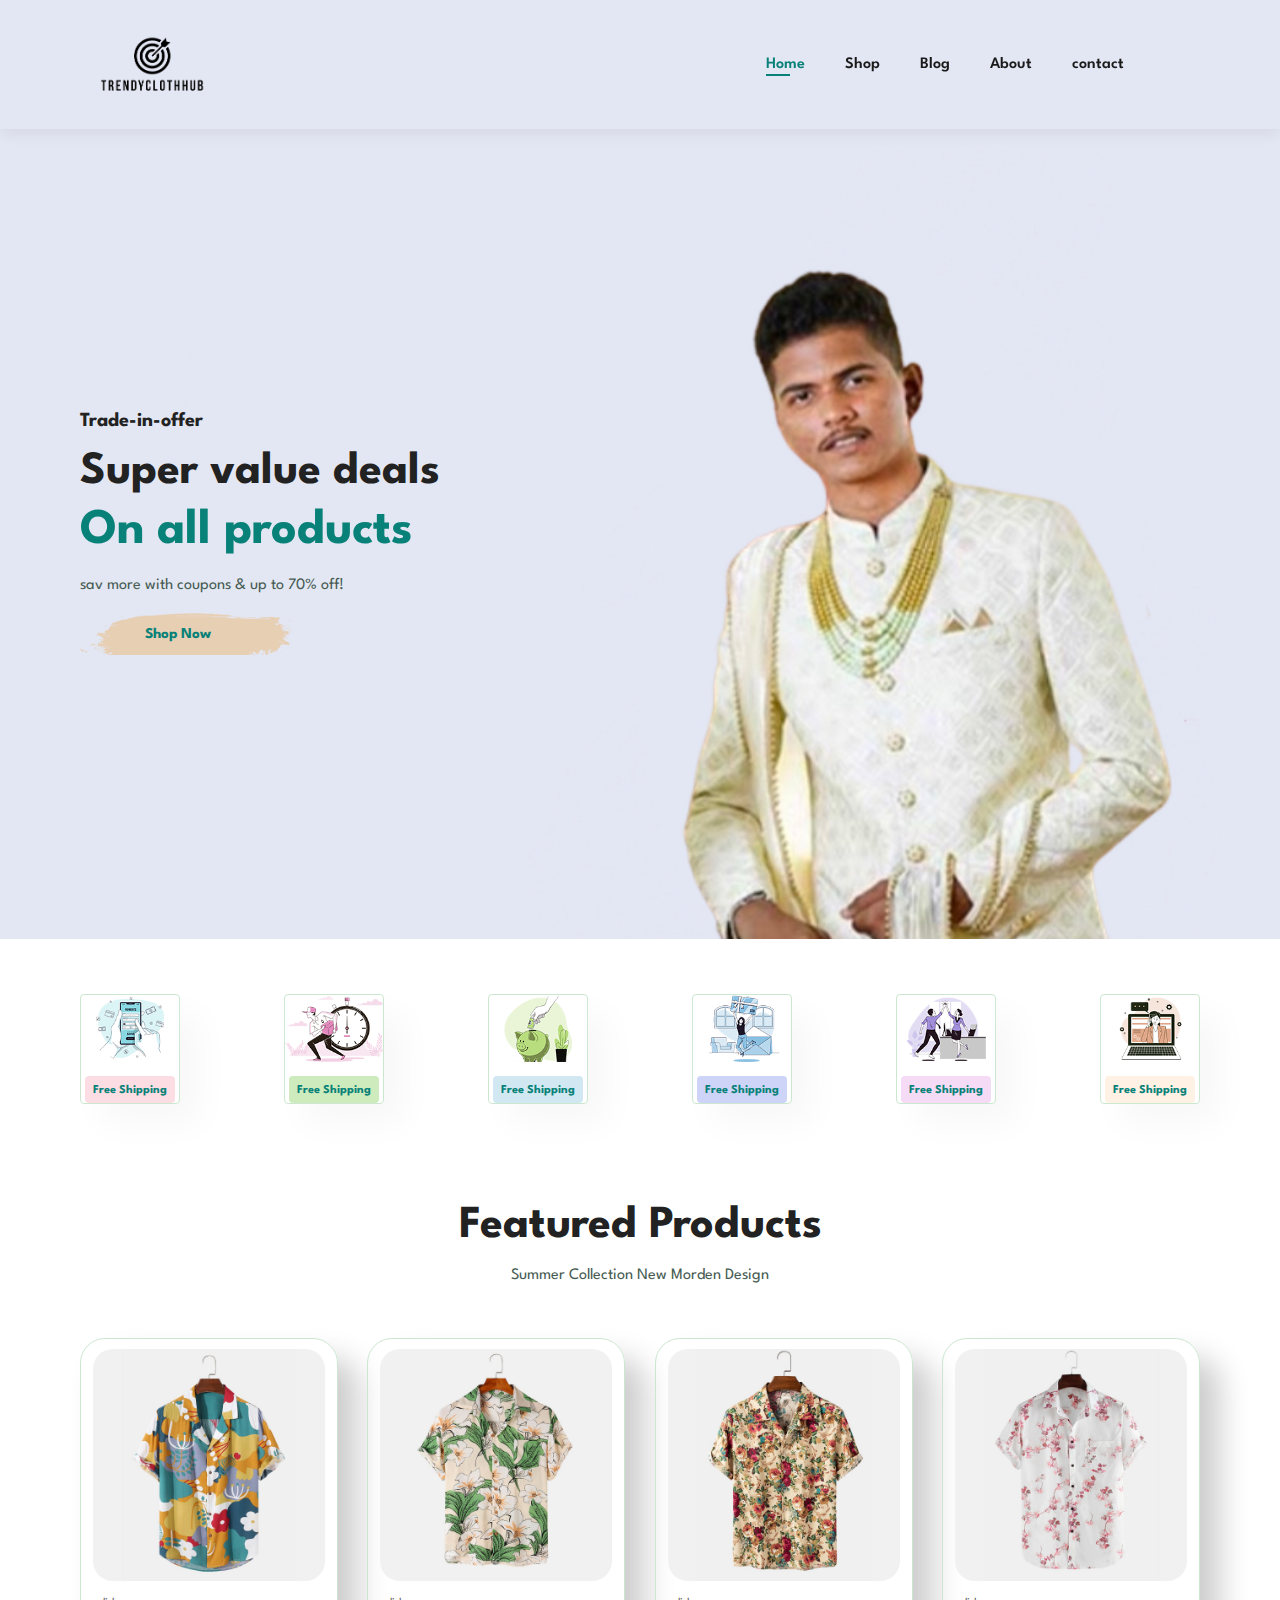
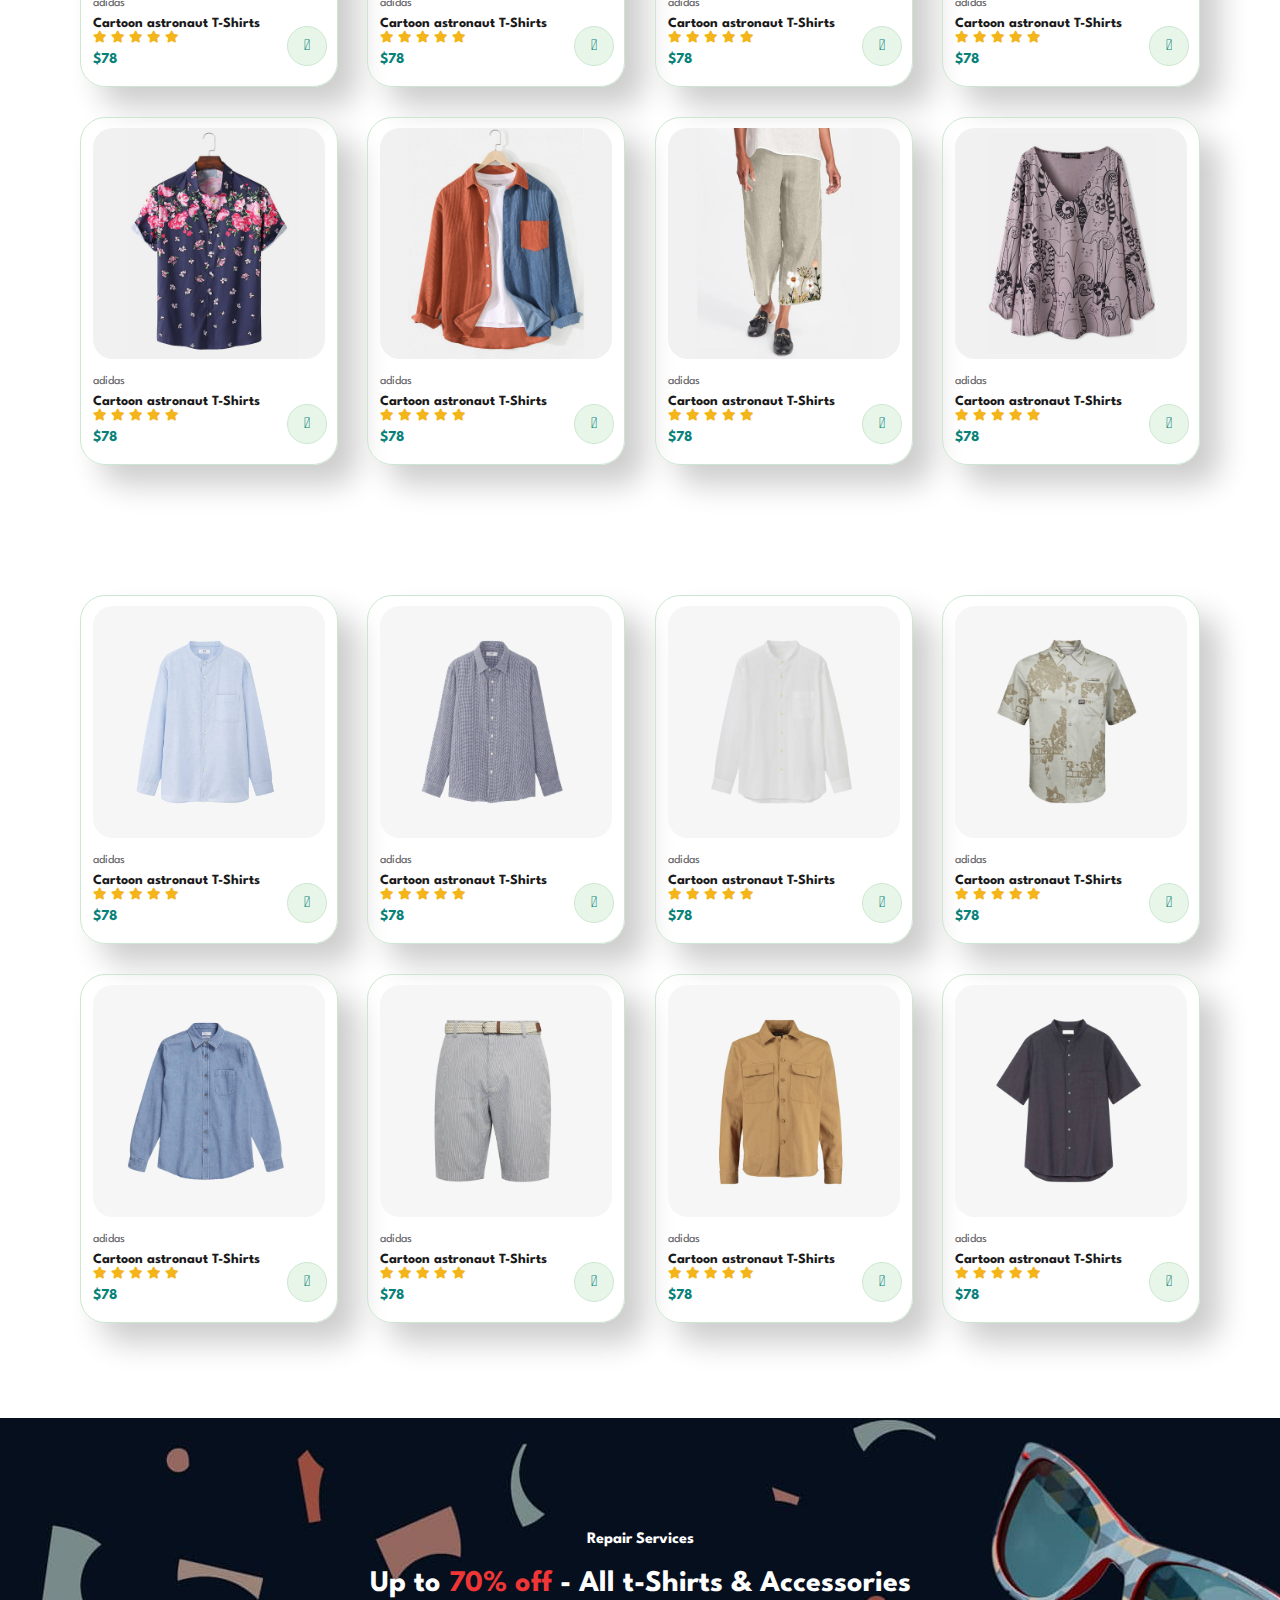
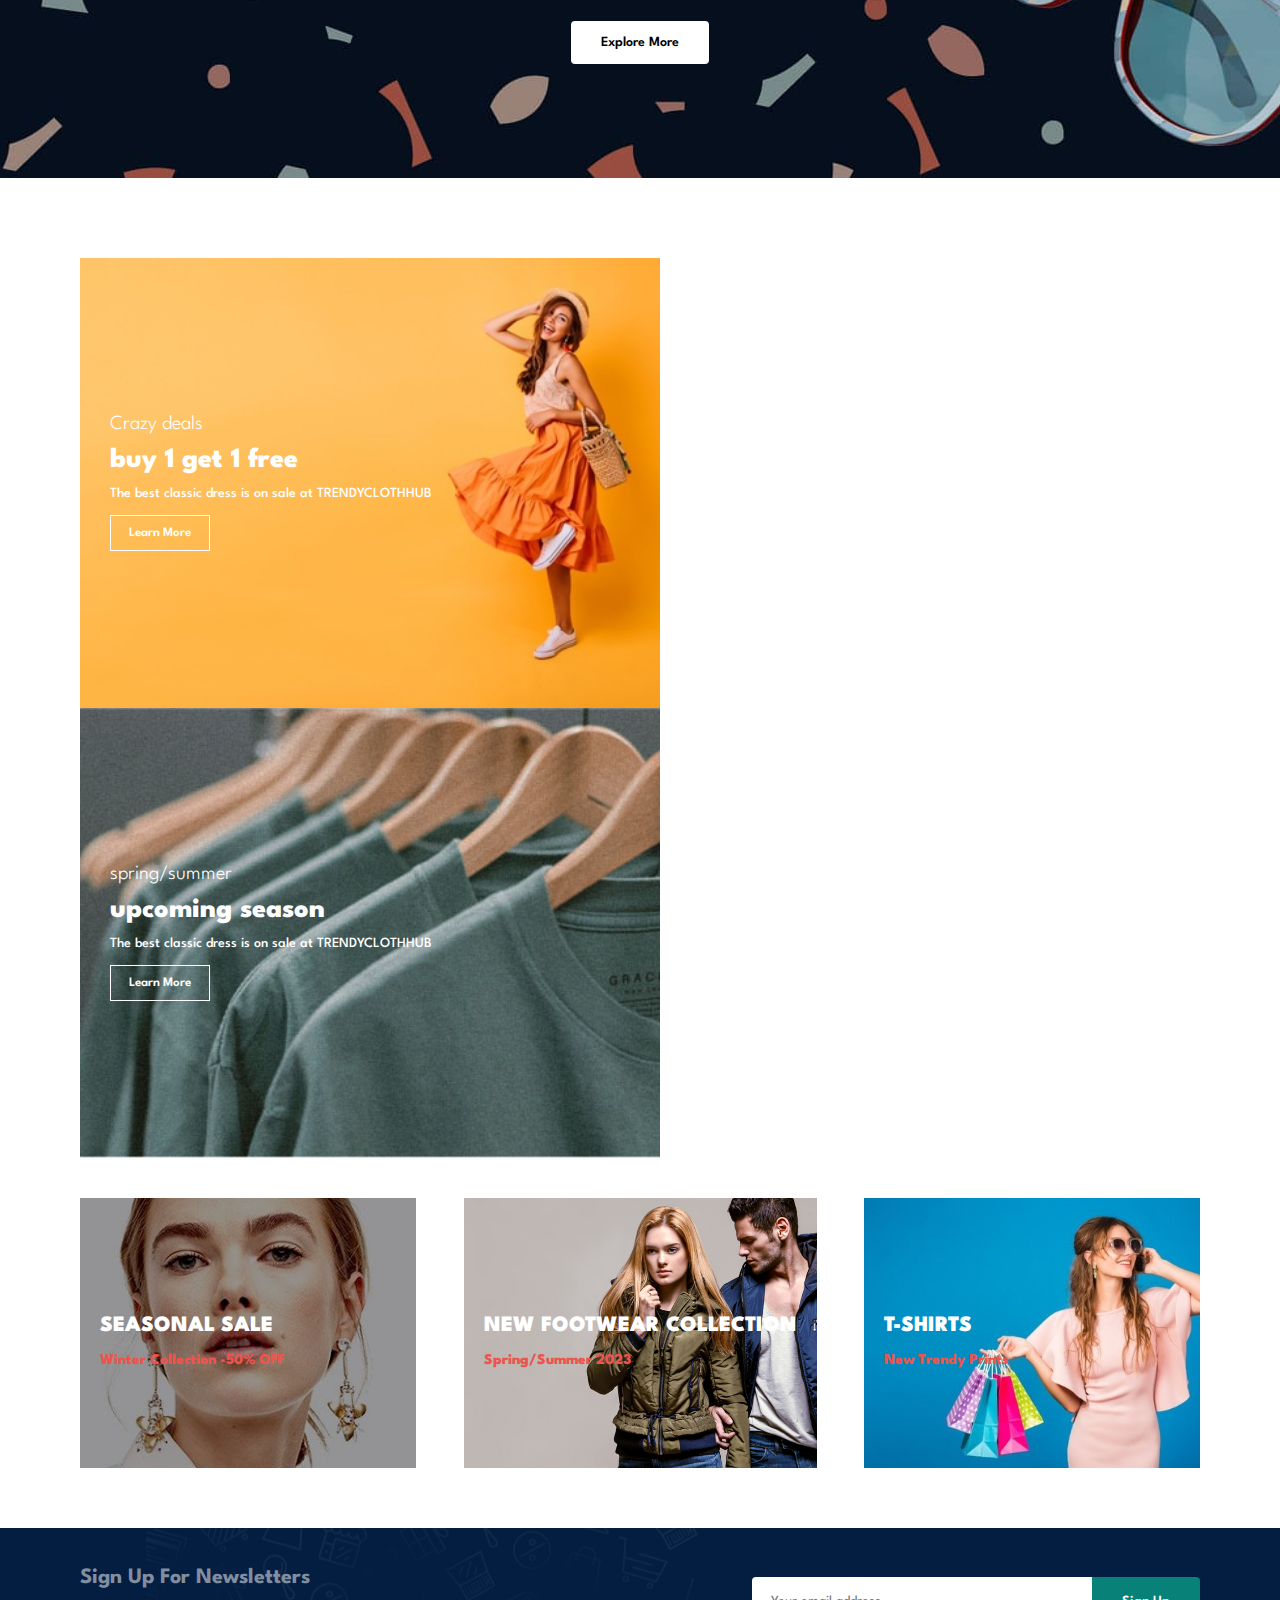
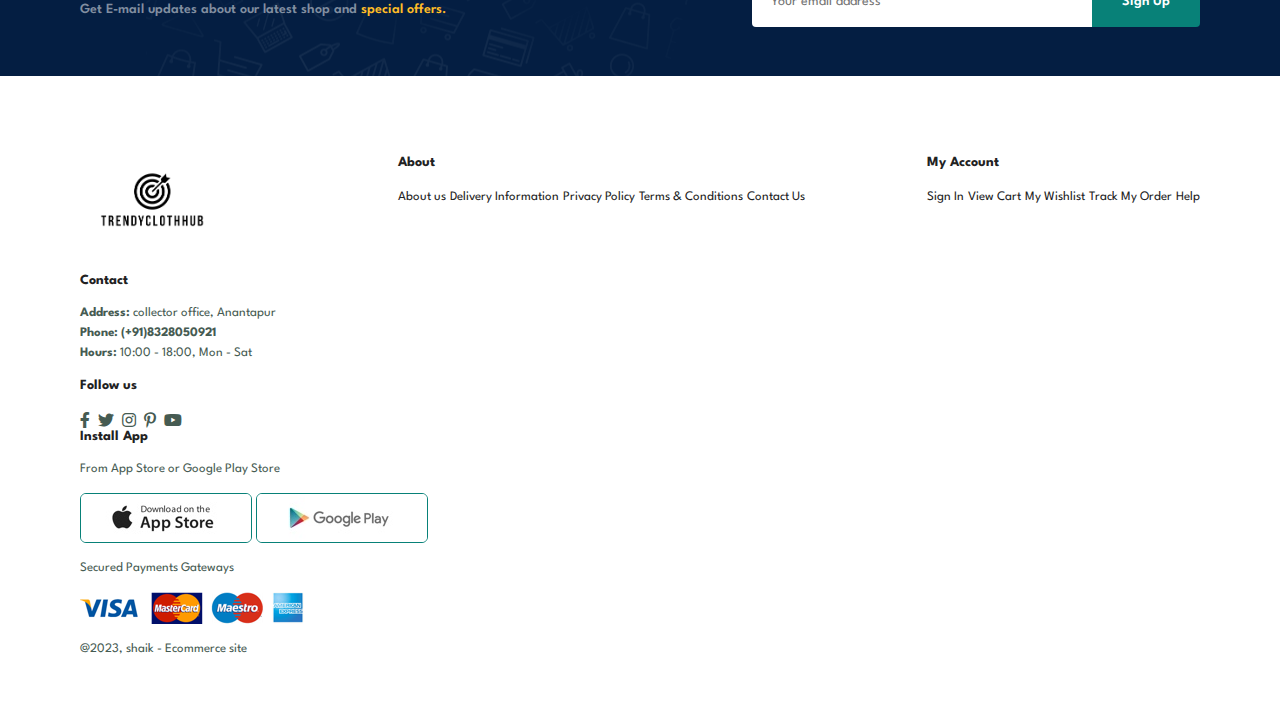
<file: images/Internpe_task2-main/index.html>
<!DOCTYPE html>
<html lang="en">
<head>
    <meta charset="UTF-8">
    <meta name="viewport" content="width=device-width, initial-scale=1.0">
    <title>E-commerce website</title>
    <link rel="stylesheet" href="style.css">
    <link rel="stylesheet" href="https://pro.fontawesome.com/releases/v5.10.0/css/all.css" />
</head>
<body>
    
    <section id="header">
        <a href="#"><img src="logo.png" class="logo" alt=""></a>
        <div>
            <ul id="navbar">
                <li><a class="active" href="index.html">Home</a></li>
                <li><a href="shop.html">Shop</a></li>
                <li><a href="blog.html">Blog</a></li>
                <li><a href="about.html">About</a></li>
                <li><a href="contact.html">contact</a></li>
                <li id="lg-bag"><a href="cart.html"><i class="far fa-shopping-bag"></i></a></li>
                <a href="#" id="close"><i class="far fa-times"></i></a>	
           </ul>
        </div>
        <div id="mobile">
            <li id="lg-bag"><a href="cart.html"><i class="far fa-shopping-bag"></i></a></li>
            <i id="bar" class="fas fa-outdent"></i>
        </div>
    </section>

    <section id="hero">
        <h4>Trade-in-offer</h4>
        <h2>Super value deals</h2>
        <h1>On all products</h1>
        <p>sav more with coupons & up to 70% off!</p>
        <button>Shop Now</button>
    </section>

    <section id="feature" class="section-p1">
        <div class="fe-box">
            <img src="f1.png" alt="">
            <h6>Free Shipping</h6>
        </div>
        <div class="fe-box">
            <img src="f2.png" alt="">
            <h6>Free Shipping</h6>
        </div>
        <div class="fe-box">
            <img src="f3.png" alt="">
            <h6>Free Shipping</h6>
        </div>
        <div class="fe-box">
            <img src="f4.png" alt="">
            <h6>Free Shipping</h6>
        </div>
        <div class="fe-box">
            <img src="f5.png" alt="">
            <h6>Free Shipping</h6>
        </div>
        <div class="fe-box">
            <img src="f6.png" alt="">
            <h6>Free Shipping</h6>
        </div>
    </section>

    <section id="product1" class="section-p1">
        <h2>Featured Products</h2>
        <p>Summer Collection New Morden Design</p>
        <div class="pro-container">
            <div class="pro">
                <img src="f1.jpg" alt="">
                <div class="des">
                    <span>adidas</span>
                    <h5>Cartoon astronaut T-Shirts</h5>
                    <div class="star">
                        <i class="fas fa-star"></i>
                        <i class="fas fa-star"></i>
                        <i class="fas fa-star"></i>
                        <i class="fas fa-star"></i>
                        <i class="fas fa-star"></i>
                    </div>
                    <h4>$78</h4>
                </div>
                <a href="#"><i class="fal fa-shopping-cart cart"></i></a>
            </div>
            <div class="pro">
                <img src="f2.jpg" alt="">
                <div class="des">
                    <span>adidas</span>
                    <h5>Cartoon astronaut T-Shirts</h5>
                    <div class="star">
                        <i class="fas fa-star"></i>
                        <i class="fas fa-star"></i>
                        <i class="fas fa-star"></i>
                        <i class="fas fa-star"></i>
                        <i class="fas fa-star"></i>
                    </div>
                    <h4>$78</h4>
                </div>
                <a href="#"><i class="fal fa-shopping-cart cart"></i></a>
            </div>
            <div class="pro">
                <img src="f3.jpg" alt="">
                <div class="des">
                    <span>adidas</span>
                    <h5>Cartoon astronaut T-Shirts</h5>
                    <div class="star">
                        <i class="fas fa-star"></i>
                        <i class="fas fa-star"></i>
                        <i class="fas fa-star"></i>
                        <i class="fas fa-star"></i>
                        <i class="fas fa-star"></i>
                    </div>
                    <h4>$78</h4>
                </div>
                <a href="#"><i class="fal fa-shopping-cart cart"></i></a>
            </div>
            <div class="pro">
                <img src="f4.jpg" alt="">
                <div class="des">
                    <span>adidas</span>
                    <h5>Cartoon astronaut T-Shirts</h5>
                    <div class="star">
                        <i class="fas fa-star"></i>
                        <i class="fas fa-star"></i>
                        <i class="fas fa-star"></i>
                        <i class="fas fa-star"></i>
                        <i class="fas fa-star"></i>
                    </div>
                    <h4>$78</h4>
                </div>
                <a href="#"><i class="fal fa-shopping-cart cart"></i></a>
            </div>
            <div class="pro">
                <img src="f5.jpg" alt="">
                <div class="des">
                    <span>adidas</span>
                    <h5>Cartoon astronaut T-Shirts</h5>
                    <div class="star">
                        <i class="fas fa-star"></i>
                        <i class="fas fa-star"></i>
                        <i class="fas fa-star"></i>
                        <i class="fas fa-star"></i>
                        <i class="fas fa-star"></i>
                    </div>
                    <h4>$78</h4>
                </div>
                <a href="#"><i class="fal fa-shopping-cart cart"></i></a>
            </div>
            <div class="pro">
                <img src="f6.jpg" alt="">
                <div class="des">
                    <span>adidas</span>
                    <h5>Cartoon astronaut T-Shirts</h5>
                    <div class="star">
                        <i class="fas fa-star"></i>
                        <i class="fas fa-star"></i>
                        <i class="fas fa-star"></i>
                        <i class="fas fa-star"></i>
                        <i class="fas fa-star"></i>
                    </div>
                    <h4>$78</h4>
                </div>
                <a href="#"><i class="fal fa-shopping-cart cart"></i></a>
            </div>
            <div class="pro">
                <img src="f7.jpg" alt="">
                <div class="des">
                    <span>adidas</span>
                    <h5>Cartoon astronaut T-Shirts</h5>
                    <div class="star">
                        <i class="fas fa-star"></i>
                        <i class="fas fa-star"></i>
                        <i class="fas fa-star"></i>
                        <i class="fas fa-star"></i>
                        <i class="fas fa-star"></i>
                    </div>
                    <h4>$78</h4>
                </div>
                <a href="#"><i class="fal fa-shopping-cart cart"></i></a>
            </div>
            <div class="pro">
                <img src="f8.jpg" alt="">
                <div class="des">
                    <span>adidas</span>
                    <h5>Cartoon astronaut T-Shirts</h5>
                    <div class="star">
                        <i class="fas fa-star"></i>
                        <i class="fas fa-star"></i>
                        <i class="fas fa-star"></i>
                        <i class="fas fa-star"></i>
                        <i class="fas fa-star"></i>
                    </div>
                    <h4>$78</h4>
                </div>
                <a href="#"><i class="fal fa-shopping-cart cart"></i></a>
            </div>
        </div>

    </section>

    <section id="product1" class="section-p1">
        <div class="pro-container">
            <div class="pro">
                <img src="n1.jpg" alt="">
                <div class="des">
                    <span>adidas</span>
                    <h5>Cartoon astronaut T-Shirts</h5>
                    <div class="star">
                        <i class="fas fa-star"></i>
                        <i class="fas fa-star"></i>
                        <i class="fas fa-star"></i>
                        <i class="fas fa-star"></i>
                        <i class="fas fa-star"></i>
                    </div>
                    <h4>$78</h4>
                </div>
                <a href="#"><i class="fal fa-shopping-cart cart"></i></a>
            </div>
            <div class="pro">
                <img src="n2.jpg" alt="">
                <div class="des">
                    <span>adidas</span>
                    <h5>Cartoon astronaut T-Shirts</h5>
                    <div class="star">
                        <i class="fas fa-star"></i>
                        <i class="fas fa-star"></i>
                        <i class="fas fa-star"></i>
                        <i class="fas fa-star"></i>
                        <i class="fas fa-star"></i>
                    </div>
                    <h4>$78</h4>
                </div>
                <a href="#"><i class="fal fa-shopping-cart cart"></i></a>
            </div>
            <div class="pro">
                <img src="n3.jpg" alt="">
                <div class="des">
                    <span>adidas</span>
                    <h5>Cartoon astronaut T-Shirts</h5>
                    <div class="star">
                        <i class="fas fa-star"></i>
                        <i class="fas fa-star"></i>
                        <i class="fas fa-star"></i>
                        <i class="fas fa-star"></i>
                        <i class="fas fa-star"></i>
                    </div>
                    <h4>$78</h4>
                </div>
                <a href="#"><i class="fal fa-shopping-cart cart"></i></a>
            </div>
            <div class="pro">
                <img src="n4.jpg" alt="">
                <div class="des">
                    <span>adidas</span>
                    <h5>Cartoon astronaut T-Shirts</h5>
                    <div class="star">
                        <i class="fas fa-star"></i>
                        <i class="fas fa-star"></i>
                        <i class="fas fa-star"></i>
                        <i class="fas fa-star"></i>
                        <i class="fas fa-star"></i>
                    </div>
                    <h4>$78</h4>
                </div>
                <a href="#"><i class="fal fa-shopping-cart cart"></i></a>
            </div>
            <div class="pro">
                <img src="n5.jpg" alt="">
                <div class="des">
                    <span>adidas</span>
                    <h5>Cartoon astronaut T-Shirts</h5>
                    <div class="star">
                        <i class="fas fa-star"></i>
                        <i class="fas fa-star"></i>
                        <i class="fas fa-star"></i>
                        <i class="fas fa-star"></i>
                        <i class="fas fa-star"></i>
                    </div>
                    <h4>$78</h4>
                </div>
                <a href="#"><i class="fal fa-shopping-cart cart"></i></a>
            </div>
            <div class="pro">
                <img src="n6.jpg" alt="">
                <div class="des">
                    <span>adidas</span>
                    <h5>Cartoon astronaut T-Shirts</h5>
                    <div class="star">
                        <i class="fas fa-star"></i>
                        <i class="fas fa-star"></i>
                        <i class="fas fa-star"></i>
                        <i class="fas fa-star"></i>
                        <i class="fas fa-star"></i>
                    </div>
                    <h4>$78</h4>
                </div>
                <a href="#"><i class="fal fa-shopping-cart cart"></i></a>
            </div>
            <div class="pro">
                <img src="n7.jpg" alt="">
                <div class="des">
                    <span>adidas</span>
                    <h5>Cartoon astronaut T-Shirts</h5>
                    <div class="star">
                        <i class="fas fa-star"></i>
                        <i class="fas fa-star"></i>
                        <i class="fas fa-star"></i>
                        <i class="fas fa-star"></i>
                        <i class="fas fa-star"></i>
                    </div>
                    <h4>$78</h4>
                </div>
                <a href="#"><i class="fal fa-shopping-cart cart"></i></a>
            </div>
            <div class="pro">
                <img src="n8.jpg" alt="">
                <div class="des">
                    <span>adidas</span>
                    <h5>Cartoon astronaut T-Shirts</h5>
                    <div class="star">
                        <i class="fas fa-star"></i>
                        <i class="fas fa-star"></i>
                        <i class="fas fa-star"></i>
                        <i class="fas fa-star"></i>
                        <i class="fas fa-star"></i>
                    </div>
                    <h4>$78</h4>
                </div>
                <a href="#"><i class="fal fa-shopping-cart cart"></i></a>
            </div>
        </div>

    </section>

    <section id="banner" class="section-m1">
        <h4>Repair Services</h4>
        <h2>Up to <span>70% off</span> - All t-Shirts & Accessories</h2>
        <button class="normal">Explore More</button>
    </section>

    <section id="sm-banner" class="section-p1">
        <div class="banner-box">
            <h4>Crazy deals</h4>
            <h2>buy 1 get 1 free</h2>
            <span>The best classic dress is on sale at TRENDYCLOTHHUB</span>
            <button class="white">Learn More</button>
        </div>
        <div class="banner-box banner-box2">
            <h4>spring/summer</h4>
            <h2>upcoming season</h2>
            <span>The best classic dress is on sale at TRENDYCLOTHHUB</span>
            <button class="white">Learn More</button>
        </div>
    </section>

    <section id="banner3">
        <div class="banner-box">
        <h2>SEASONAL SALE</h2>
        <h3>Winter Collection -50% OFF</h3>
        </div>
        <div class="banner-box banner-box2">
        <h2>NEW FOOTWEAR COLLECTION</h2>
        <h3>Spring/Summer 2023</h3>
        </div>
        <div class="banner-box banner-box3">
        <h2>T-SHIRTS</h2>
        <h3>New Trendy Prints</h3>
        </div>
    </section>

    <section id="newsletter" class="section-p1 section-m1">
        <div class="newstext">
            <h4>Sign Up For Newsletters</h4>
            <p>Get E-mail updates about our latest shop and <span>special offers.</span></p>
        </div>
        <div class="form">
            <input type="text" placeholder="Your email address">
            <button class="normal">Sign Up</button>
        </div>
    </section>

    <footer class="section-p1">
        <div class="col">
            <img src="logo.png" class="logo" alt="">
            <h4>Contact</h4>
            <p><strong>Address: </strong> collector office, Anantapur</p>
            <p><strong>Phone: (+91)8328050921</strong></p>
            <p><strong>Hours:</strong> 10:00 - 18:00, Mon - Sat</p>
            <div class="follow">
                <h4>Follow us</h4>
                <div class="icon">
                    <i class="fab fa-facebook-f"></i>
                    <i class="fab fa-twitter"></i>
                    <i class="fab fa-instagram"></i>
                    <i class="fab fa-pinterest-p"></i>
                    <i class="fab fa-youtube"></i>
                </div>
            </div>
        </div>
        <div class="col">
            <h4>About</h4>
            <a href="#">About us</a>
            <a href="#">Delivery Information</a>
            <a href="#">Privacy Policy</a>
            <a href="#">Terms & Conditions</a>
            <a href="#">Contact Us</a>
        </div>

        <div class="col">
            <h4>My Account</h4>
            <a href="#">Sign In</a>
            <a href="#">View Cart</a>
            <a href="#">My Wishlist</a>
            <a href="#">Track My Order</a>
            <a href="#">Help</a>
        </div>

        <div class="col install">
        <h4>Install App</h4>
        <p>From App Store or Google Play Store</p>
        <div class="row">
            <img src="app.jpg" alt="">
            <img src="play.jpg" alt="">
        </div>
        <p>Secured Payments Gateways</p>
        <img src="pay.png" alt="">
    </div>

    <div class="copyright">
    <p>@2023, shaik - Ecommerce site</p>
</div>
    </footer>


    <script src="script.js"></script>
</body>
</html>
</file>
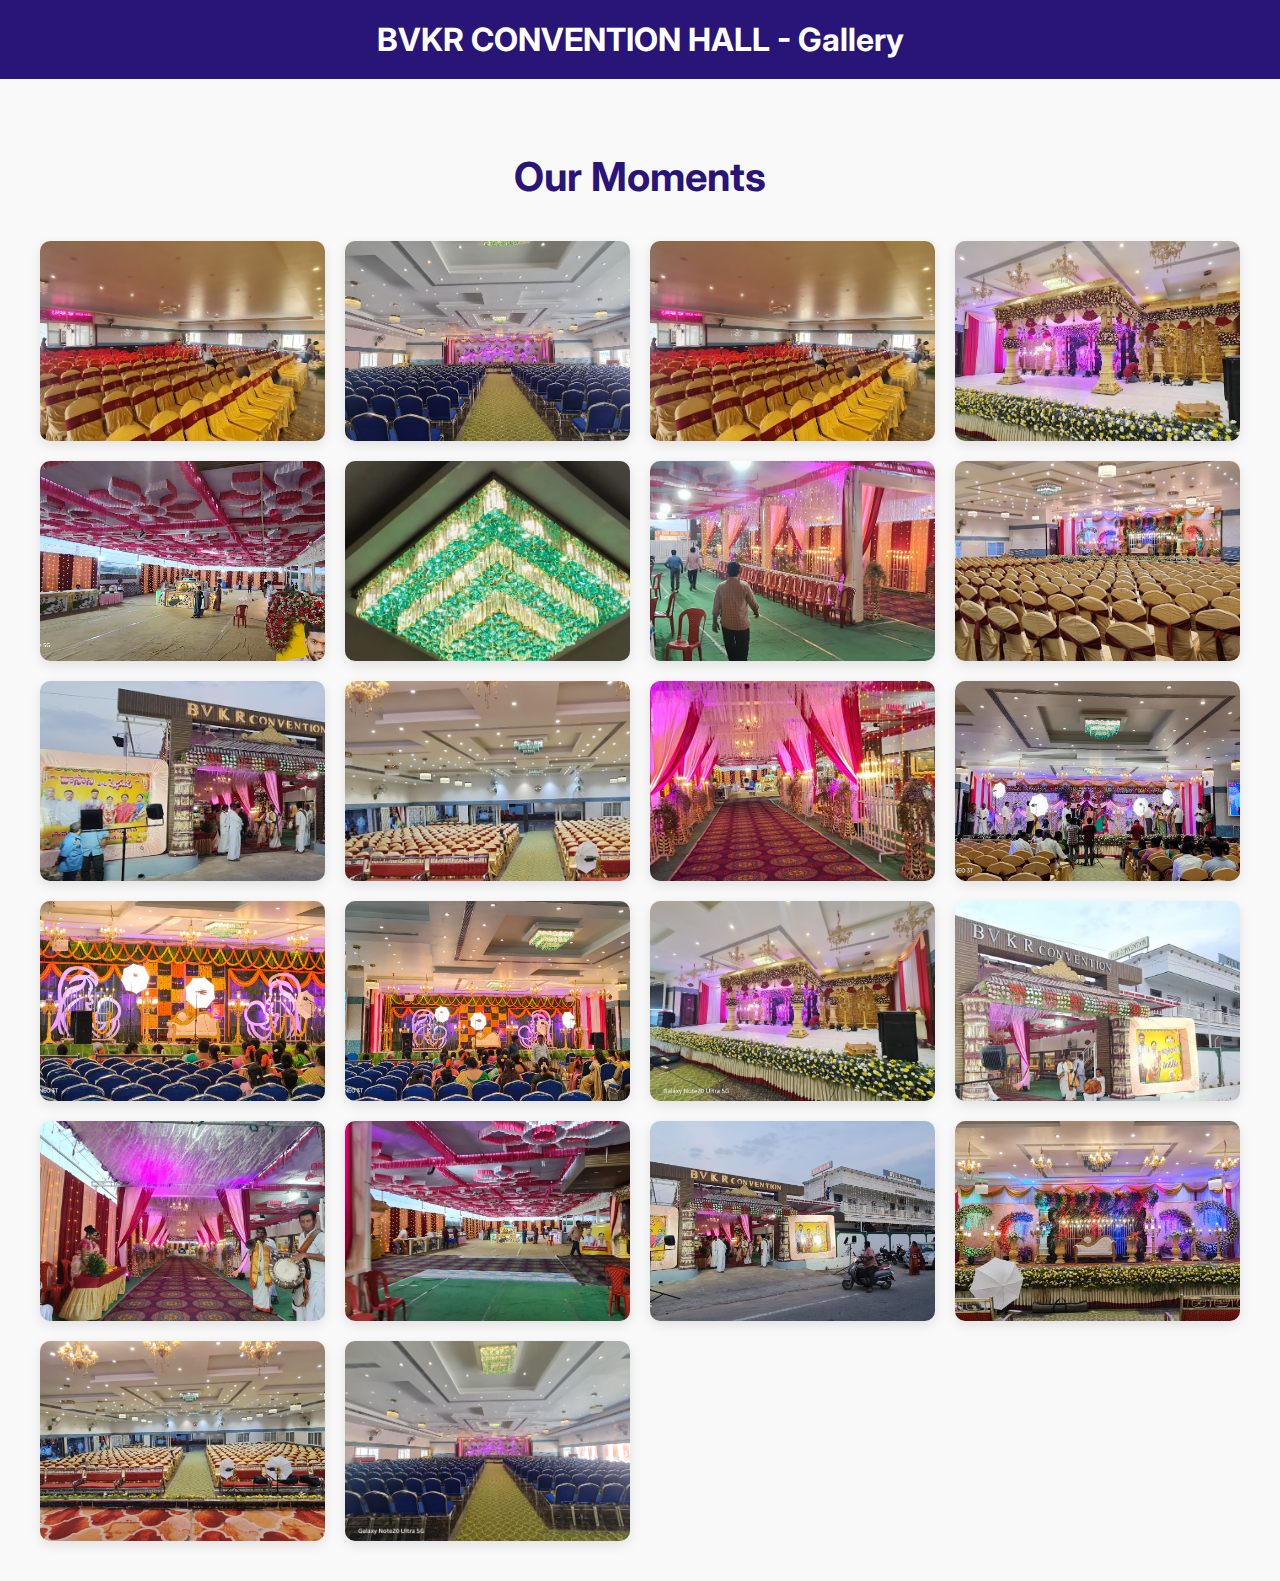
<file: gallery.html>
<!DOCTYPE html>
<html lang="en">
  <head>
    <title>Gallery - BVKR CONVENTION HALL</title>
    <meta charset="UTF-8" />
    <meta name="viewport" content="width=device-width, initial-scale=1.0" />
    <link
      rel="stylesheet"
      href="https://fonts.googleapis.com/css2?family=Inter:wght@100;300;400;700;900&display=swap"
    />
    <link rel="stylesheet" href="style.css" />
    <style>
      body {
        margin: 0;
        font-family: 'Inter', sans-serif;
        background: #f9f9f9;
      }

      header {
        background-color: #291477;
        padding: 20px;
        color: #fff;
        text-align: center;
      }

      h1 {
        margin: 0;
        font-size: 2rem;
      }

      .gallery-container {
        padding: 40px 20px;
        max-width: 1200px;
        margin: auto;
      }

      .gallery-title {
        text-align: center;
        font-size: 2.5rem;
        color: #291477;
        margin-bottom: 40px;
      }

      .gallery-grid {
        display: grid;
        grid-template-columns: repeat(auto-fit, minmax(250px, 1fr));
        gap: 20px;
      }

      .gallery-grid img {
        width: 100%;
        height: 200px;
        object-fit: cover;
        border-radius: 10px;
        box-shadow: 0 4px 12px rgba(0, 0, 0, 0.1);
        transition: transform 0.3s ease;
      }

      .gallery-grid img:hover {
        transform: scale(1.05);
      }
    </style>
  </head>
  <body>
    <header>
      <h1>BVKR CONVENTION HALL - Gallery</h1>
    </header>

    <section class="gallery-container">
      <h2 class="gallery-title">Our Moments</h2>
      <div class="gallery-grid">
        <img src="images/con1.jpg" alt="Gallery Image">
        <img src="images/con2.jpg" alt="Gallery Image">
        <img src="images/con3.jpg" alt="Gallery Image">
        <img src="images/con4.jpg" alt="Gallery Image">
        <img src="images/con5.jpg" alt="Gallery Image">
        <img src="images/con6.jpg" alt="Gallery Image">
        <img src="images/con7.jpg" alt="Gallery Image">
        <img src="images/con8.jpg" alt="Gallery Image">
        <img src="images/con9.jpg" alt="Gallery Image">
        <img src="images/con10.jpg" alt="Gallery Image">
        <img src="images/con11.jpg" alt="Gallery Image">
        <img src="images/g1.jpg" alt="Gallery Image">
        <img src="images/g2.jpg" alt="Gallery Image">
        <img src="images/g4.jpg" alt="Gallery Image">
        <img src="images/g5.jpg" alt="Gallery Image">
        <img src="images/g6.jpg" alt="Gallery Image">
        <img src="images/g7.jpg" alt="Gallery Image">
        <img src="images/g8.jpg" alt="Gallery Image">
        <img src="images/g9.jpg" alt="Gallery Image">
        <img src="images/g10.jpg" alt="Gallery Image">
        <img src="images/g11.jpg" alt="Gallery Image">
        <img src="images/g12.jpg" alt="Gallery Image">
      </div>
    </section>
  </body>
</html>
</file>
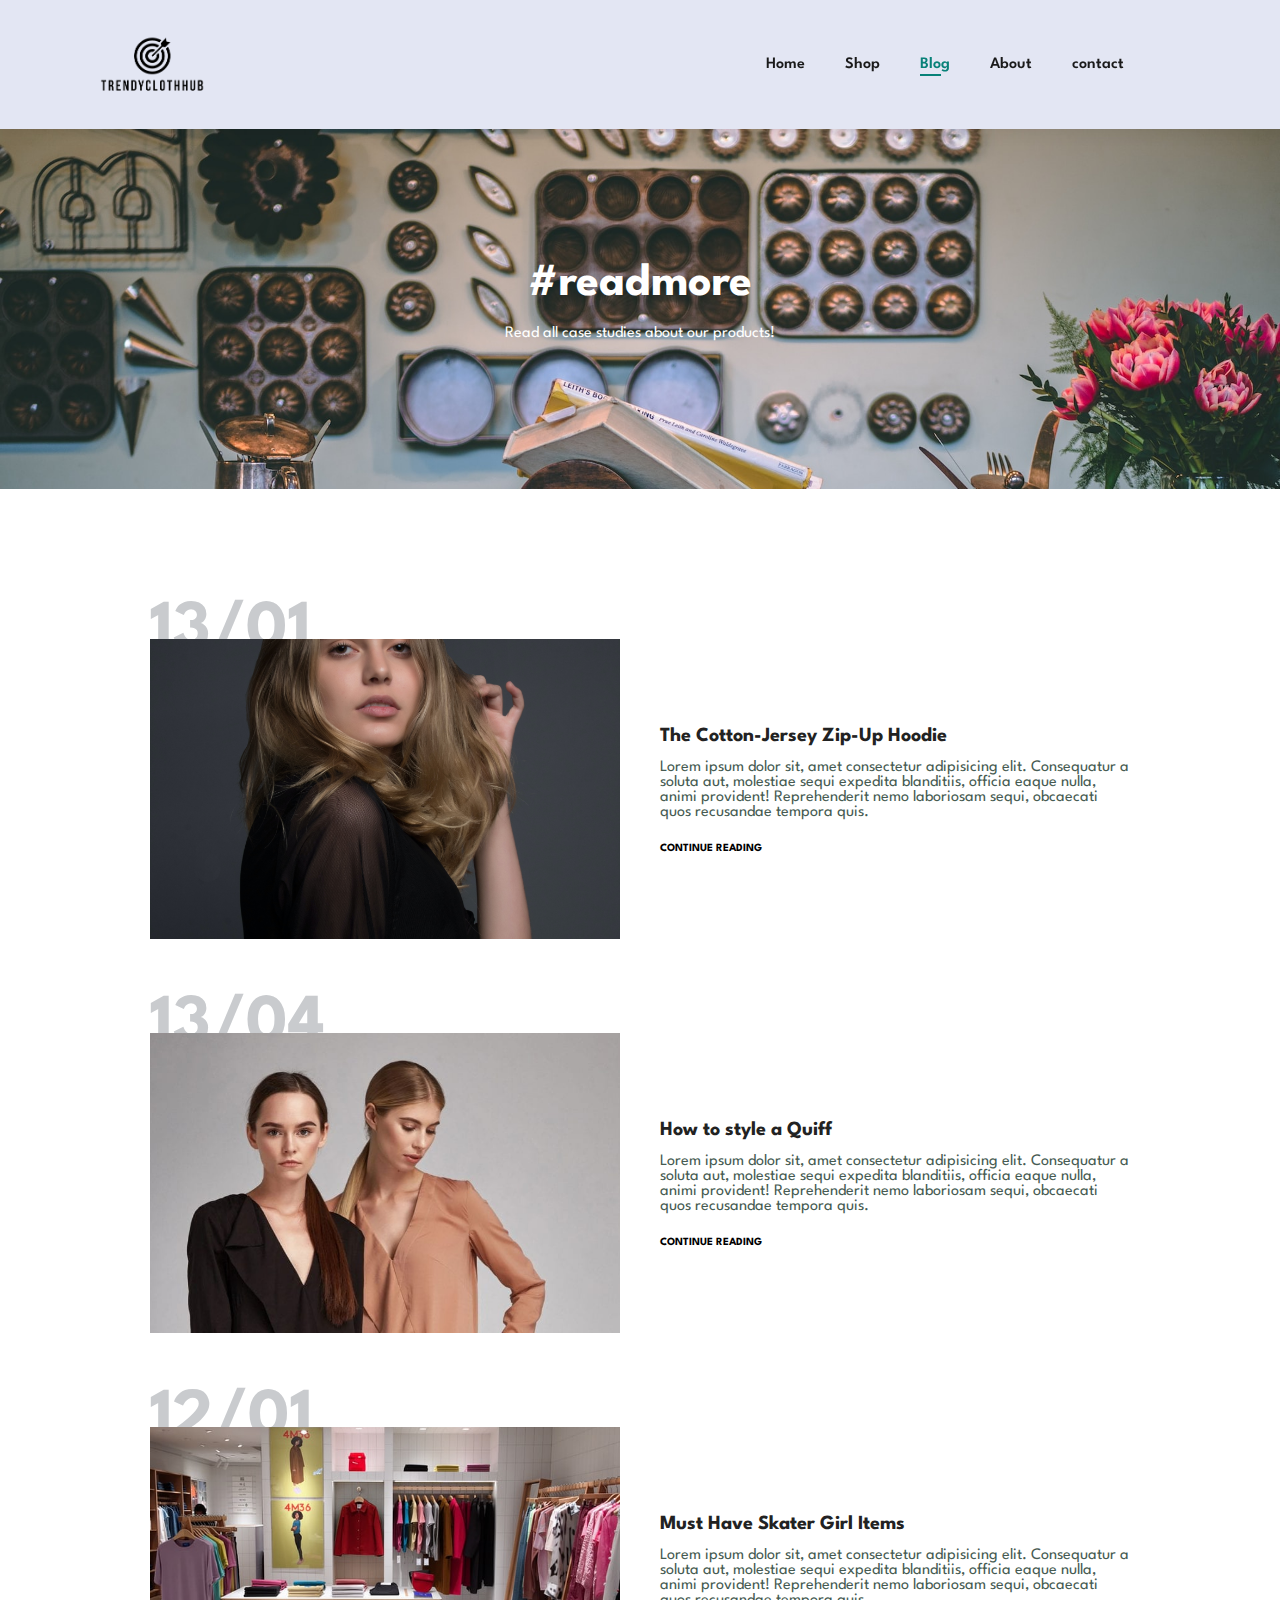
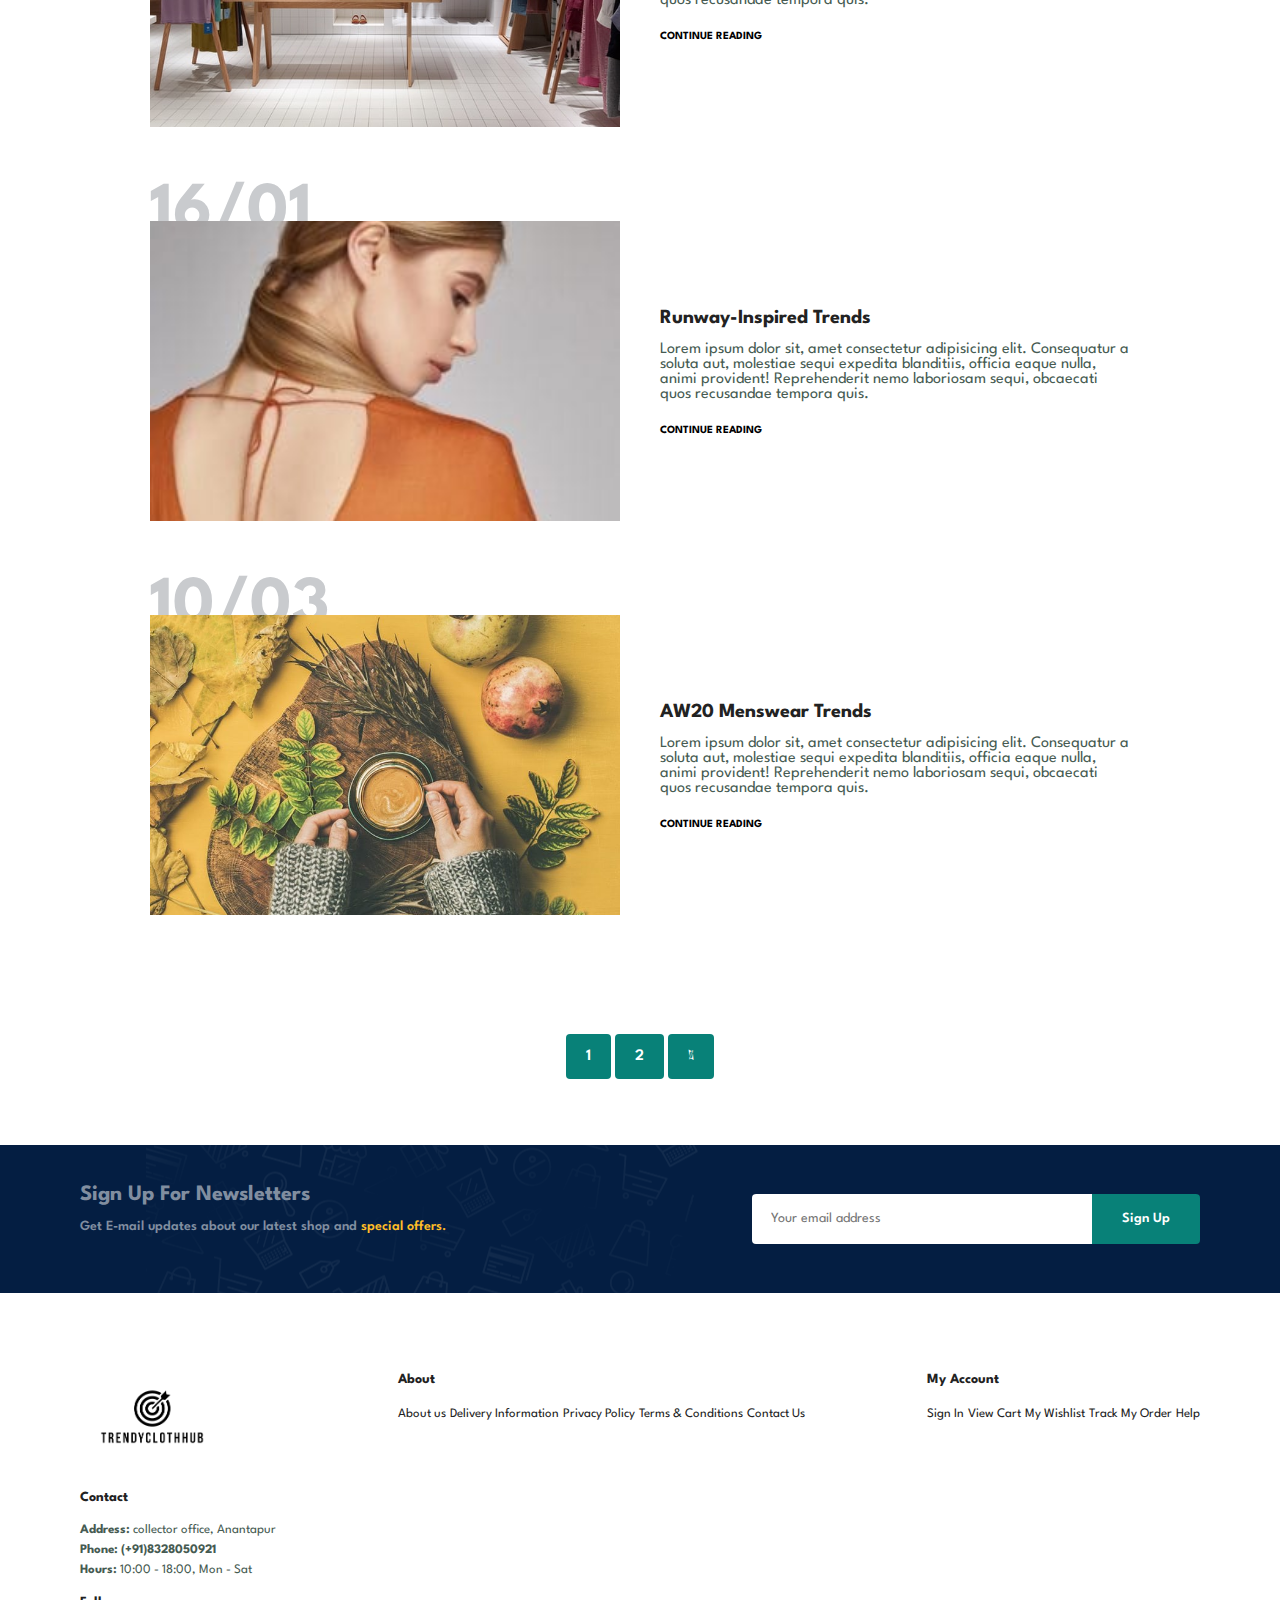
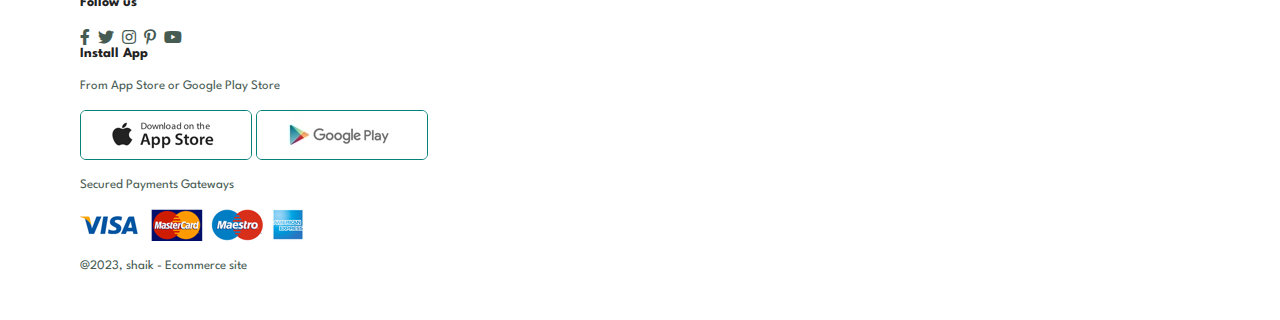
<file: images/Internpe_task2-main/blog.html>
<!DOCTYPE html>
<html lang="en">
<head>
    <meta charset="UTF-8">
    <meta name="viewport" content="width=device-width, initial-scale=1.0">
    <title>E-commerce website</title>
    <link rel="stylesheet" href="style.css">
    <link rel="stylesheet" href="https://pro.fontawesome.com/releases/v5.10.0/css/all.css" />
</head>
<body>
    
    <section id="header">
        <a href="#"><img src="logo.png" class="logo" alt=""></a>
        <div>
            <ul id="navbar">
                <li><a href="index.html">Home</a></li>
                <li><a href="shop.html">Shop</a></li>
                <li><a class="active" href="blog.html">Blog</a></li>
                <li><a href="about.html">About</a></li>
                <li><a href="contact.html">contact</a></li>
                <li id="lg-bag"><a href="cart.html"><i class="far fa-shopping-bag"></i></a></li>
                <a href="#" id="close"><i class="far fa-times"></i></a>
           </ul>
        </div>
        <div id="mobile">
            <li id="lg-bag"><a href="cart.html"><i class="far fa-shopping-bag"></i></a></li>
            <i id="bar" class="fas fa-outdent"></i>
        </div>
    </section>

    <section id="page-header" class="blog-header">
        <h2>#readmore</h2>
        
        <p>Read all case studies about our products!</p>
        
    </section>

    <section id="blog">
        <div class="blog-box">
            <div class="blog-img">
                <img src="bloge1.jpg" alt="">
            </div>
            <div class="blog-details">
            <h4>The Cotton-Jersey Zip-Up Hoodie</h4>
            <p>Lorem ipsum dolor sit, amet consectetur adipisicing elit. Consequatur a soluta aut, molestiae sequi expedita blanditiis, officia eaque nulla, animi provident! Reprehenderit nemo laboriosam sequi, obcaecati quos recusandae tempora quis.</p>
            <a href="#">CONTINUE READING</a>
        </div>
        <h1>13/01</h1>
    </div>
    <div class="blog-box">
        <div class="blog-img">
            <img src="blog\b2.jpg" alt="">
        </div>
        <div class="blog-details">
        <h4>How to style a Quiff</h4>
        <p>Lorem ipsum dolor sit, amet consectetur adipisicing elit. Consequatur a soluta aut, molestiae sequi expedita blanditiis, officia eaque nulla, animi provident! Reprehenderit nemo laboriosam sequi, obcaecati quos recusandae tempora quis.</p>
        <a href="#">CONTINUE READING</a>
    </div>
    <h1>13/04</h1>
</div>
<div class="blog-box">
    <div class="blog-img">
        <img src="blog\b3.jpg" alt="">
    </div>
    <div class="blog-details">
    <h4>Must Have Skater Girl Items</h4>
    <p>Lorem ipsum dolor sit, amet consectetur adipisicing elit. Consequatur a soluta aut, molestiae sequi expedita blanditiis, officia eaque nulla, animi provident! Reprehenderit nemo laboriosam sequi, obcaecati quos recusandae tempora quis.</p>
    <a href="#">CONTINUE READING</a>
</div>
<h1>12/01</h1>
</div>
<div class="blog-box">
    <div class="blog-img">
        <img src="blog\b7.jpg" alt="">
    </div>
    <div class="blog-details">
    <h4>Runway-Inspired Trends</h4>
    <p>Lorem ipsum dolor sit, amet consectetur adipisicing elit. Consequatur a soluta aut, molestiae sequi expedita blanditiis, officia eaque nulla, animi provident! Reprehenderit nemo laboriosam sequi, obcaecati quos recusandae tempora quis.</p>
    <a href="#">CONTINUE READING</a>
</div>
<h1>16/01</h1>
</div>
<div class="blog-box">
    <div class="blog-img">
        <img src="blog\b6.jpg" alt="">
    </div>
    <div class="blog-details">
    <h4>AW20 Menswear Trends</h4>
    <p>Lorem ipsum dolor sit, amet consectetur adipisicing elit. Consequatur a soluta aut, molestiae sequi expedita blanditiis, officia eaque nulla, animi provident! Reprehenderit nemo laboriosam sequi, obcaecati quos recusandae tempora quis.</p>
    <a href="#">CONTINUE READING</a>
</div>
<h1>10/03</h1>
</div>
    </section>

    <section id="pagination" class="section-p1">
        <a href="#">1</a>
        <a href="#">2</a>
        <a href="#"><i class="fal fa-long-arrow-alt-right"></i></a>
    </section>


    <section id="newsletter" class="section-p1 section-m1">
        <div class="newstext">
            <h4>Sign Up For Newsletters</h4>
            <p>Get E-mail updates about our latest shop and <span>special offers.</span></p>
        </div>
        <div class="form">
            <input type="text" placeholder="Your email address">
            <button class="normal">Sign Up</button>
        </div>
    </section>

    <footer class="section-p1">
        <div class="col">
            <img src="logo.png" class="logo" alt="">
            <h4>Contact</h4>
            <p><strong>Address: </strong> collector office, Anantapur</p>
            <p><strong>Phone: (+91)8328050921</strong></p>
            <p><strong>Hours:</strong> 10:00 - 18:00, Mon - Sat</p>
            <div class="follow">
                <h4>Follow us</h4>
                <div class="icon">
                    <i class="fab fa-facebook-f"></i>
                    <i class="fab fa-twitter"></i>
                    <i class="fab fa-instagram"></i>
                    <i class="fab fa-pinterest-p"></i>
                    <i class="fab fa-youtube"></i>
                </div>
            </div>
        </div>
        <div class="col">
            <h4>About</h4>
            <a href="#">About us</a>
            <a href="#">Delivery Information</a>
            <a href="#">Privacy Policy</a>
            <a href="#">Terms & Conditions</a>
            <a href="#">Contact Us</a>
        </div>

        <div class="col">
            <h4>My Account</h4>
            <a href="#">Sign In</a>
            <a href="#">View Cart</a>
            <a href="#">My Wishlist</a>
            <a href="#">Track My Order</a>
            <a href="#">Help</a>
        </div>

        <div class="col install">
        <h4>Install App</h4>
        <p>From App Store or Google Play Store</p>
        <div class="row">
            <img src="app.jpg" alt="">
            <img src="play.jpg" alt="">
        </div>
        <p>Secured Payments Gateways</p>
        <img src="pay.png" alt="">
    </div>

    <div class="copyright">
    <p>@2023, shaik - Ecommerce site</p>
</div>
    </footer>


    <script src="script.js"></script>
</body>
</html>
</file>
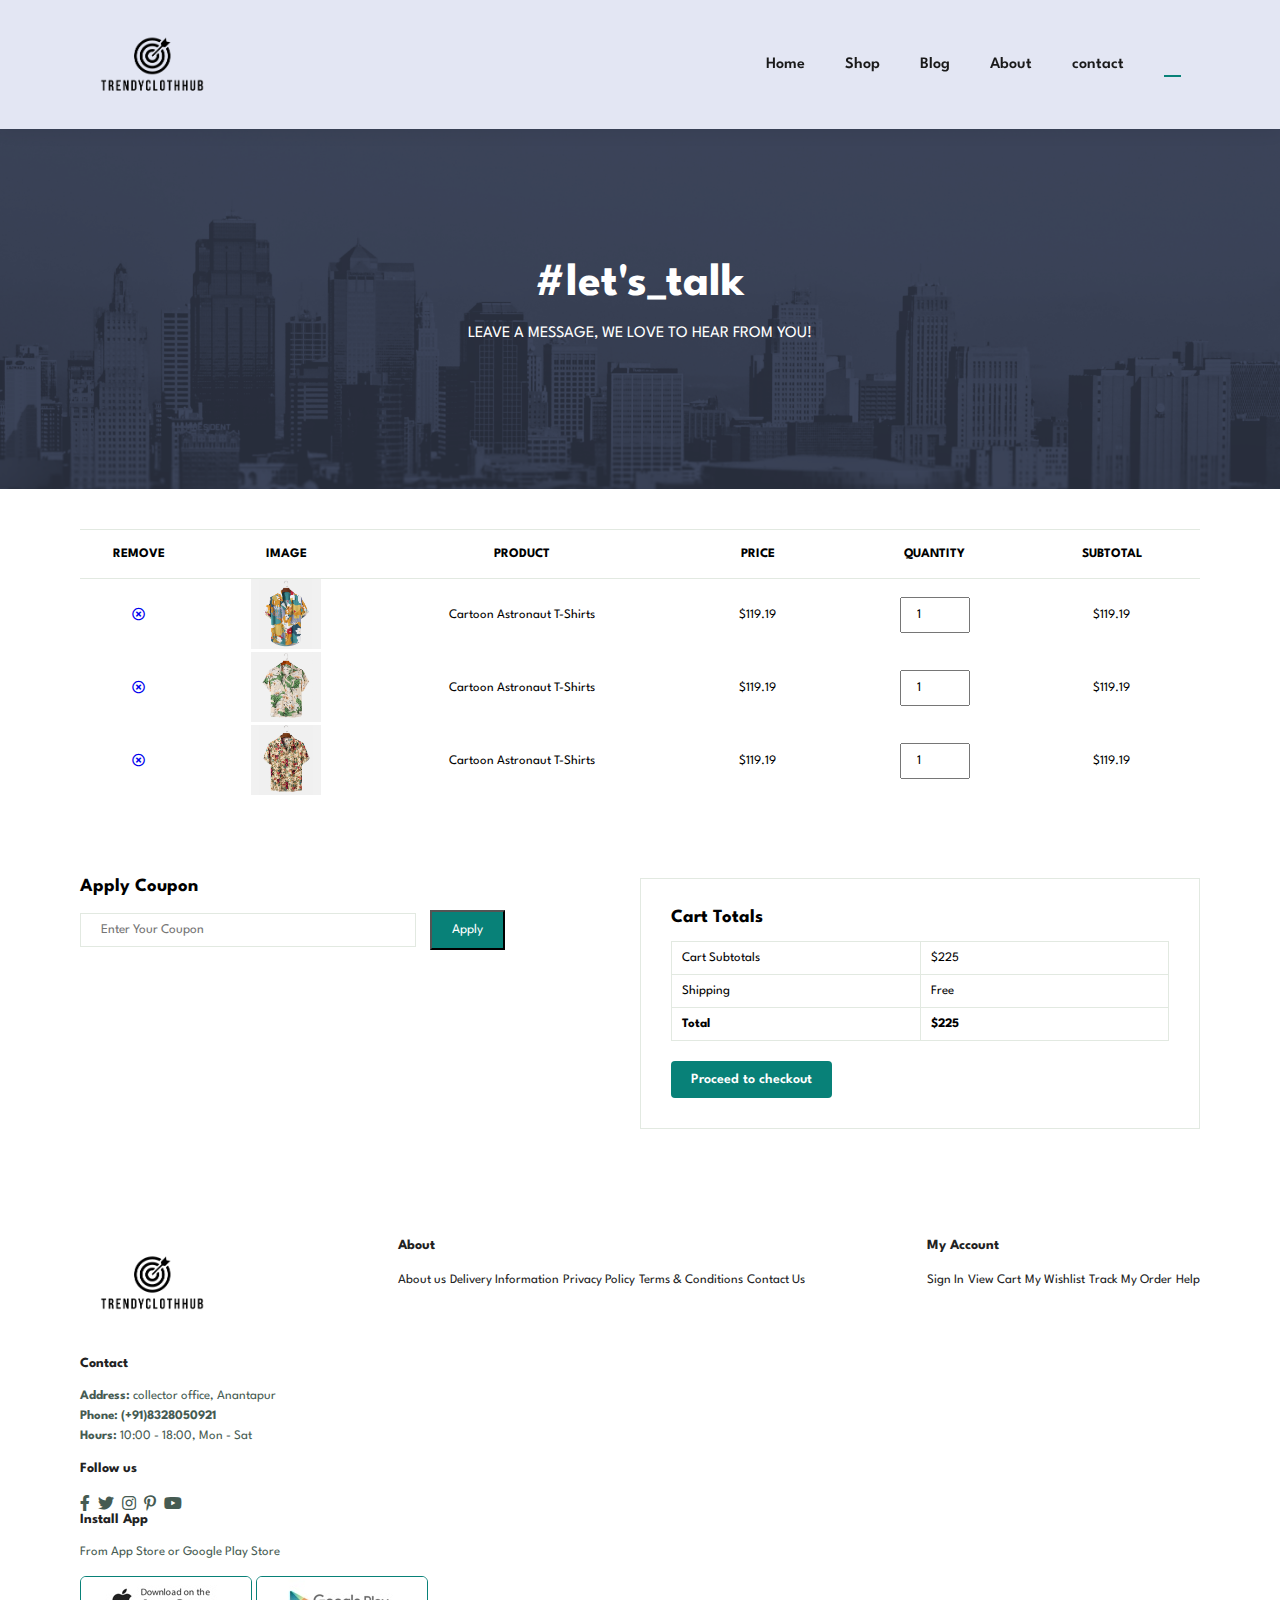
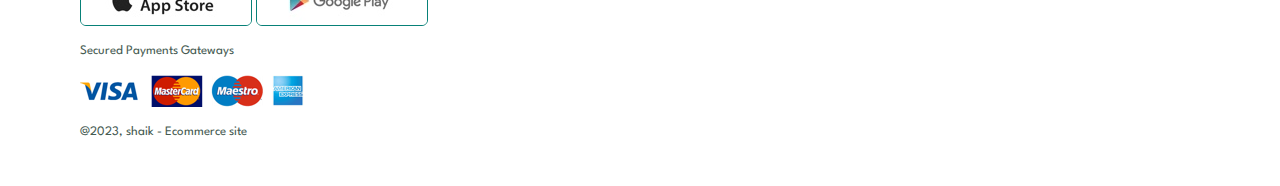
<file: images/Internpe_task2-main/cart.html>
<!DOCTYPE html>
<html lang="en">
<head>
    <meta charset="UTF-8">
    <meta name="viewport" content="width=device-width, initial-scale=1.0">
    <title>E-commerce website</title>
    <link rel="stylesheet" href="style.css">
    <link rel="stylesheet" href="https://pro.fontawesome.com/releases/v5.10.0/css/all.css" />
</head>
<body>
    
    <section id="header">
        <a href="#"><img src="logo.png" class="logo" alt=""></a>
        <div>
            <ul id="navbar">
                <li><a href="index.html">Home</a></li>
                <li><a href="shop.html">Shop</a></li>
                <li><a href="blog.html">Blog</a></li>
                <li><a href="about.html">About</a></li>
                <li><a href="contact.html">contact</a></li>
                <li id="lg-bag"><a class="active" href="cart.html"><i class="far fa-shopping-bag"></i></a></li>
                <a href="#" id="close"><i class="far fa-times"></i></a>
           </ul>
        </div>
        <div id="mobile">
            <li id="lg-bag"><a href="cart.html"><i class="far fa-shopping-bag"></i></a></li>
            <i id="bar" class="fas fa-outdent"></i>
        </div>
    </section>

    <section id="page-header" class="about-header">
        <h2>#let's_talk</h2>
        
        <p>LEAVE A MESSAGE, WE LOVE TO HEAR FROM YOU!</p>
        
    </section>

    <section id="cart" class="section-p1">
        <table width="100%">
            <thead>
                <tr>
                    <td>Remove</td>
                    <td>Image</td>
                    <td>Product</td>
                    <td>Price</td>
                    <td>Quantity</td>
                    <td>Subtotal</td>
                </tr>
            </thead>
            <tbody>
                <tr>
                    <td><a href="#"><i class="far fa-times-circle"></i></a></td>
                    <td><img src="f1.jpg" alt=""></td>
                    <td>Cartoon Astronaut T-Shirts</td>
                    <td>$119.19</td>
                    <td><input type="number" value="1"></td>
                    <td>$119.19</td>
                </tr>
                <tr>
                    <td><a href="#"><i class="far fa-times-circle"></i></a></td>
                    <td><img src="f2.jpg" alt=""></td>
                    <td>Cartoon Astronaut T-Shirts</td>
                    <td>$119.19</td>
                    <td><input type="number" value="1"></td>
                    <td>$119.19</td>
                </tr>
                <tr>
                    <td><a href="#"><i class="far fa-times-circle"></i></a></td>
                    <td><img src="f3.jpg" alt=""></td>
                    <td>Cartoon Astronaut T-Shirts</td>
                    <td>$119.19</td>
                    <td><input type="number" value="1"></td>
                    <td>$119.19</td>
                </tr>
            </tbody>
        </table>
    </section>

    <section id="cart-add" class="section-p1">
        <div id="coupon">
            <h3>Apply Coupon</h3>
            <div>
                <input type="text" placeholder="Enter Your Coupon">
                <button clNass="normal">Apply</button>
            </div>
        </div>
        <div id="subtotal">
            <h3>Cart Totals</h3>
            <table>
                <tr>
                    <td>Cart Subtotals</td>
                    <td>$225</td>
                </tr>
                <tr>
                    <td>Shipping</td>
                    <td>Free</td>
                </tr>
                <tr>
                    <td><strong>Total</strong></td>
                    <td><strong>$225</strong></td>
                </tr>
            </table>
            <button class="normal">Proceed to checkout</button>
        </div>
    </section>

    <footer class="section-p1">
        <div class="col">
            <img src="logo.png" class="logo" alt="">
            <h4>Contact</h4>
            <p><strong>Address: </strong> collector office, Anantapur</p>
            <p><strong>Phone: (+91)8328050921</strong></p>
            <p><strong>Hours:</strong> 10:00 - 18:00, Mon - Sat</p>
            <div class="follow">
                <h4>Follow us</h4>
                <div class="icon">
                    <i class="fab fa-facebook-f"></i>
                    <i class="fab fa-twitter"></i>
                    <i class="fab fa-instagram"></i>
                    <i class="fab fa-pinterest-p"></i>
                    <i class="fab fa-youtube"></i>
                </div>
            </div>
        </div>
        <div class="col">
            <h4>About</h4>
            <a href="#">About us</a>
            <a href="#">Delivery Information</a>
            <a href="#">Privacy Policy</a>
            <a href="#">Terms & Conditions</a>
            <a href="#">Contact Us</a>
        </div>

        <div class="col">
            <h4>My Account</h4>
            <a href="#">Sign In</a>
            <a href="#">View Cart</a>
            <a href="#">My Wishlist</a>
            <a href="#">Track My Order</a>
            <a href="#">Help</a>
        </div>

        <div class="col install">
        <h4>Install App</h4>
        <p>From App Store or Google Play Store</p>
        <div class="row">
            <img src="app.jpg" alt="">
            <img src="play.jpg" alt="">
        </div>
        <p>Secured Payments Gateways</p>
        <img src="pay.png" alt="">
    </div>

    <div class="copyright">
    <p>@2023, shaik - Ecommerce site</p>
</div>
    </footer>


    <script src="script.js"></script>
</body>
</html>
</file>
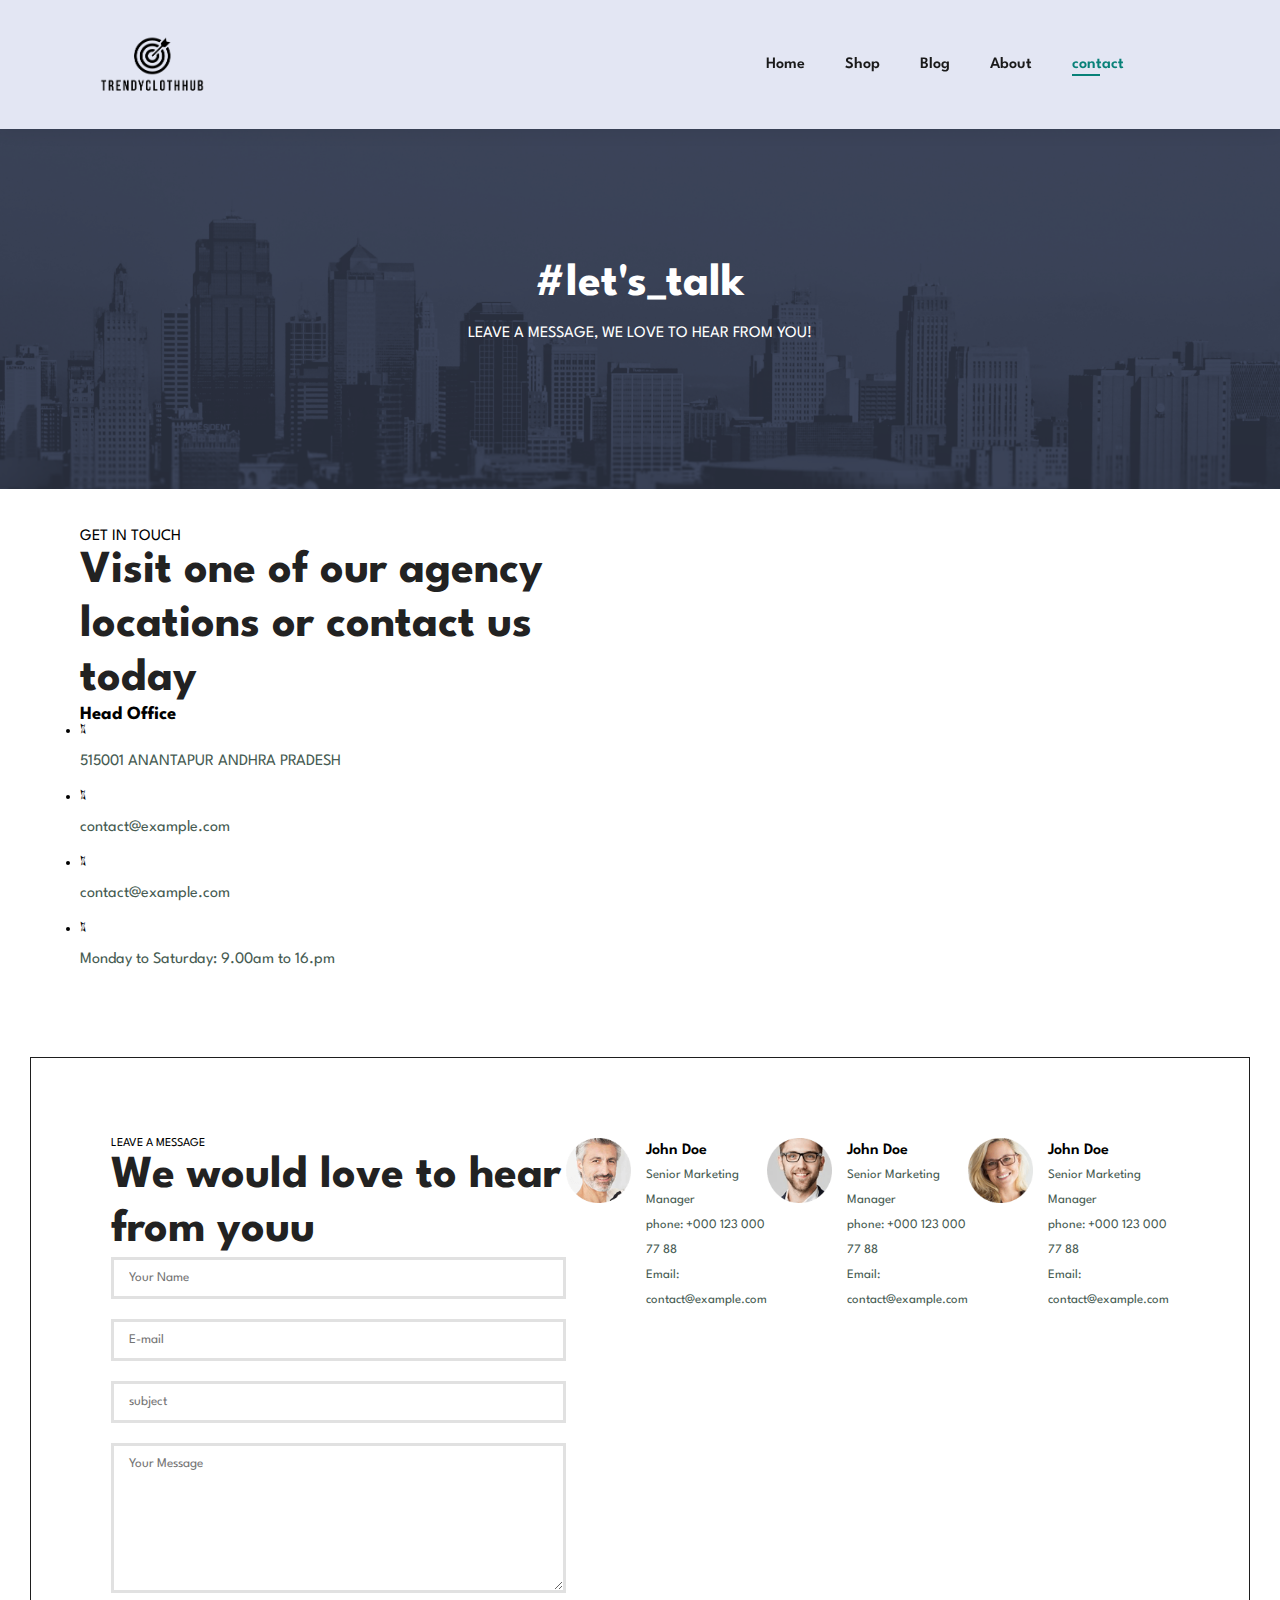
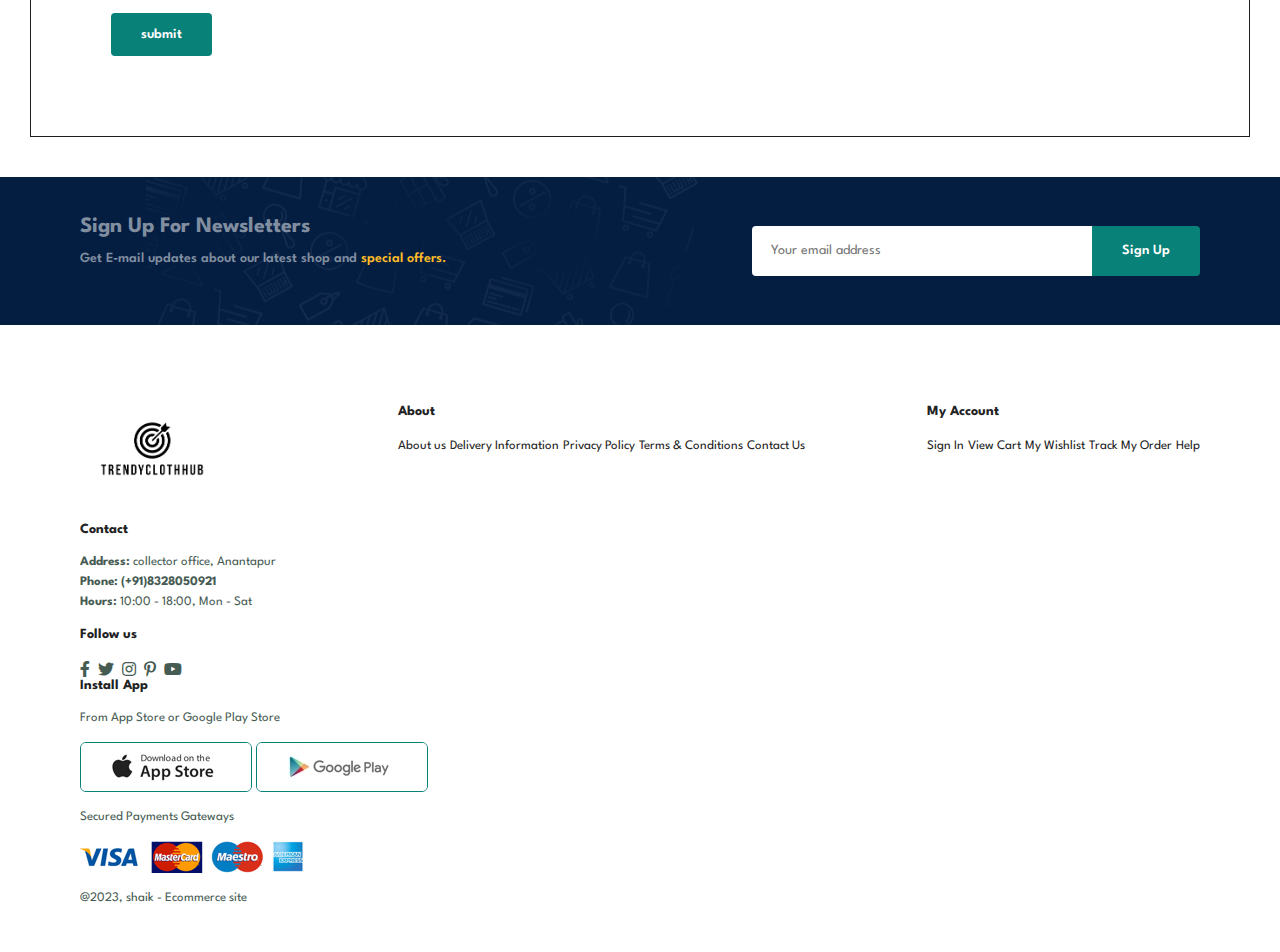
<file: images/Internpe_task2-main/contact.html>
<!DOCTYPE html>
<html lang="en">
<head>
    <meta charset="UTF-8">
    <meta name="viewport" content="width=device-width, initial-scale=1.0">
    <title>E-commerce website</title>
    <link rel="stylesheet" href="style.css">
    <link rel="stylesheet" href="https://pro.fontawesome.com/releases/v5.10.0/css/all.css" />
</head>
<body>
    
    <section id="header">
        <a href="#"><img src="logo.png" class="logo" alt=""></a>
        <div>
            <ul id="navbar">
                <li><a href="index.html">Home</a></li>
                <li><a href="shop.html">Shop</a></li>
                <li><a href="blog.html">Blog</a></li>
                <li><a href="about.html">About</a></li>
                <li><a class="active" href="contact.html">contact</a></li>
                <li id="lg-bag"><a href="cart.html"><i class="far fa-shopping-bag"></i></a></li>
                <a href="#" id="close"><i class="far fa-times"></i></a>
           </ul>
        </div>
        <div id="mobile">
            <li id="lg-bag"><a href="cart.html"><i class="far fa-shopping-bag"></i></a></li>
            <i id="bar" class="fas fa-outdent"></i>
        </div>
    </section>

    <section id="page-header" class="about-header">
        <h2>#let's_talk</h2>
        
        <p>LEAVE A MESSAGE, WE LOVE TO HEAR FROM YOU!</p>
        
    </section>

    <section id="contact-details" class="section-p1">
        <div class="details">
            <span>GET IN TOUCH</span>
            <h2>Visit one of our agency locations or contact us today</h2>
            <h3>Head Office</h3>
        <div>
            <li>
                <i class="fal fa-map"></i>
                <p>515001 ANANTAPUR ANDHRA PRADESH</p>
            </li>
            <li>
                <i class="fal fa-envelope"></i>
                <p>contact@example.com</p>
            </li>
            <li>
                <i class="fal fa-phone-alt"></i>
                <p>contact@example.com</p>
            </li>
            <li>
                <i class="fal fa-clock"></i>
                <p>Monday to Saturday: 9.00am to 16.pm</p>
            </li>
        </div>
    </div>
    
    <div class="map">
        <iframe src="https://www.google.com/maps/embed?pb=!1m18!1m12!1m3!1d61757.434445353945!2d77.55292080270911!3d14.665039543545657!2m3!1f0!2f0!3f0!3m2!1i1024!2i768!4f13.1!3m3!1m2!1s0x3bb14ac2e6404f37%3A0xb810d064e2ce70e8!2sAnantapur%2C%20Andhra%20Pradesh!5e0!3m2!1sen!2sin!4v1692728352852!5m2!1sen!2sin" width="600" height="450" style="border:0;" allowfullscreen="" loading="lazy"></iframe>
    </div>
    </section>

    <section id="form-details">
        <form action="">
            <span>LEAVE A MESSAGE</span>
            <h2>We would love to hear from youu</h2>
            <input type="text" placeholder="Your Name">
            <input type="text" placeholder="E-mail">
            <input type="text" placeholder="subject">
            <textarea name="" id="" cols="30" rows="10" placeholder="Your Message"></textarea>
            <button class="normal">submit</button>
        </form>
        <div class="people">
            <div>
                <img src="1.png" alt="">
                <p><span>John Doe</span>Senior Marketing Manager <br> phone: +000 123 000 77 88 <br>Email: contact@example.com</p>
            </div>
        </div>
        <div class="people">
            <div>
                <img src="2.png" alt="">
                <p><span>John Doe</span>Senior Marketing Manager <br> phone: +000 123 000 77 88 <br>Email: contact@example.com</p>
            </div>
        </div>
        <div class="people">
            <div>
                <img src="3.png" alt="">
                <p><span>John Doe</span>Senior Marketing Manager <br> phone: +000 123 000 77 88 <br>Email: contact@example.com</p>
            </div>
        </div>
    </section>

    <section id="newsletter" class="section-p1 section-m1">
        <div class="newstext">
            <h4>Sign Up For Newsletters</h4>
            <p>Get E-mail updates about our latest shop and <span>special offers.</span></p>
        </div>
        <div class="form">
            <input type="text" placeholder="Your email address">
            <button class="normal">Sign Up</button>
        </div>
    </section>

    <footer class="section-p1">
        <div class="col">
            <img src="logo.png" class="logo" alt="">
            <h4>Contact</h4>
            <p><strong>Address: </strong> collector office, Anantapur</p>
            <p><strong>Phone: (+91)8328050921</strong></p>
            <p><strong>Hours:</strong> 10:00 - 18:00, Mon - Sat</p>
            <div class="follow">
                <h4>Follow us</h4>
                <div class="icon">
                    <i class="fab fa-facebook-f"></i>
                    <i class="fab fa-twitter"></i>
                    <i class="fab fa-instagram"></i>
                    <i class="fab fa-pinterest-p"></i>
                    <i class="fab fa-youtube"></i>
                </div>
            </div>
        </div>
        <div class="col">
            <h4>About</h4>
            <a href="#">About us</a>
            <a href="#">Delivery Information</a>
            <a href="#">Privacy Policy</a>
            <a href="#">Terms & Conditions</a>
            <a href="#">Contact Us</a>
        </div>

        <div class="col">
            <h4>My Account</h4>
            <a href="#">Sign In</a>
            <a href="#">View Cart</a>
            <a href="#">My Wishlist</a>
            <a href="#">Track My Order</a>
            <a href="#">Help</a>
        </div>

        <div class="col install">
        <h4>Install App</h4>
        <p>From App Store or Google Play Store</p>
        <div class="row">
            <img src="app.jpg" alt="">
            <img src="play.jpg" alt="">
        </div>
        <p>Secured Payments Gateways</p>
        <img src="pay.png" alt="">
    </div>

    <div class="copyright">
    <p>@2023, shaik - Ecommerce site</p>
</div>
    </footer>


    <script src="script.js"></script>
</body>
</html>
</file>
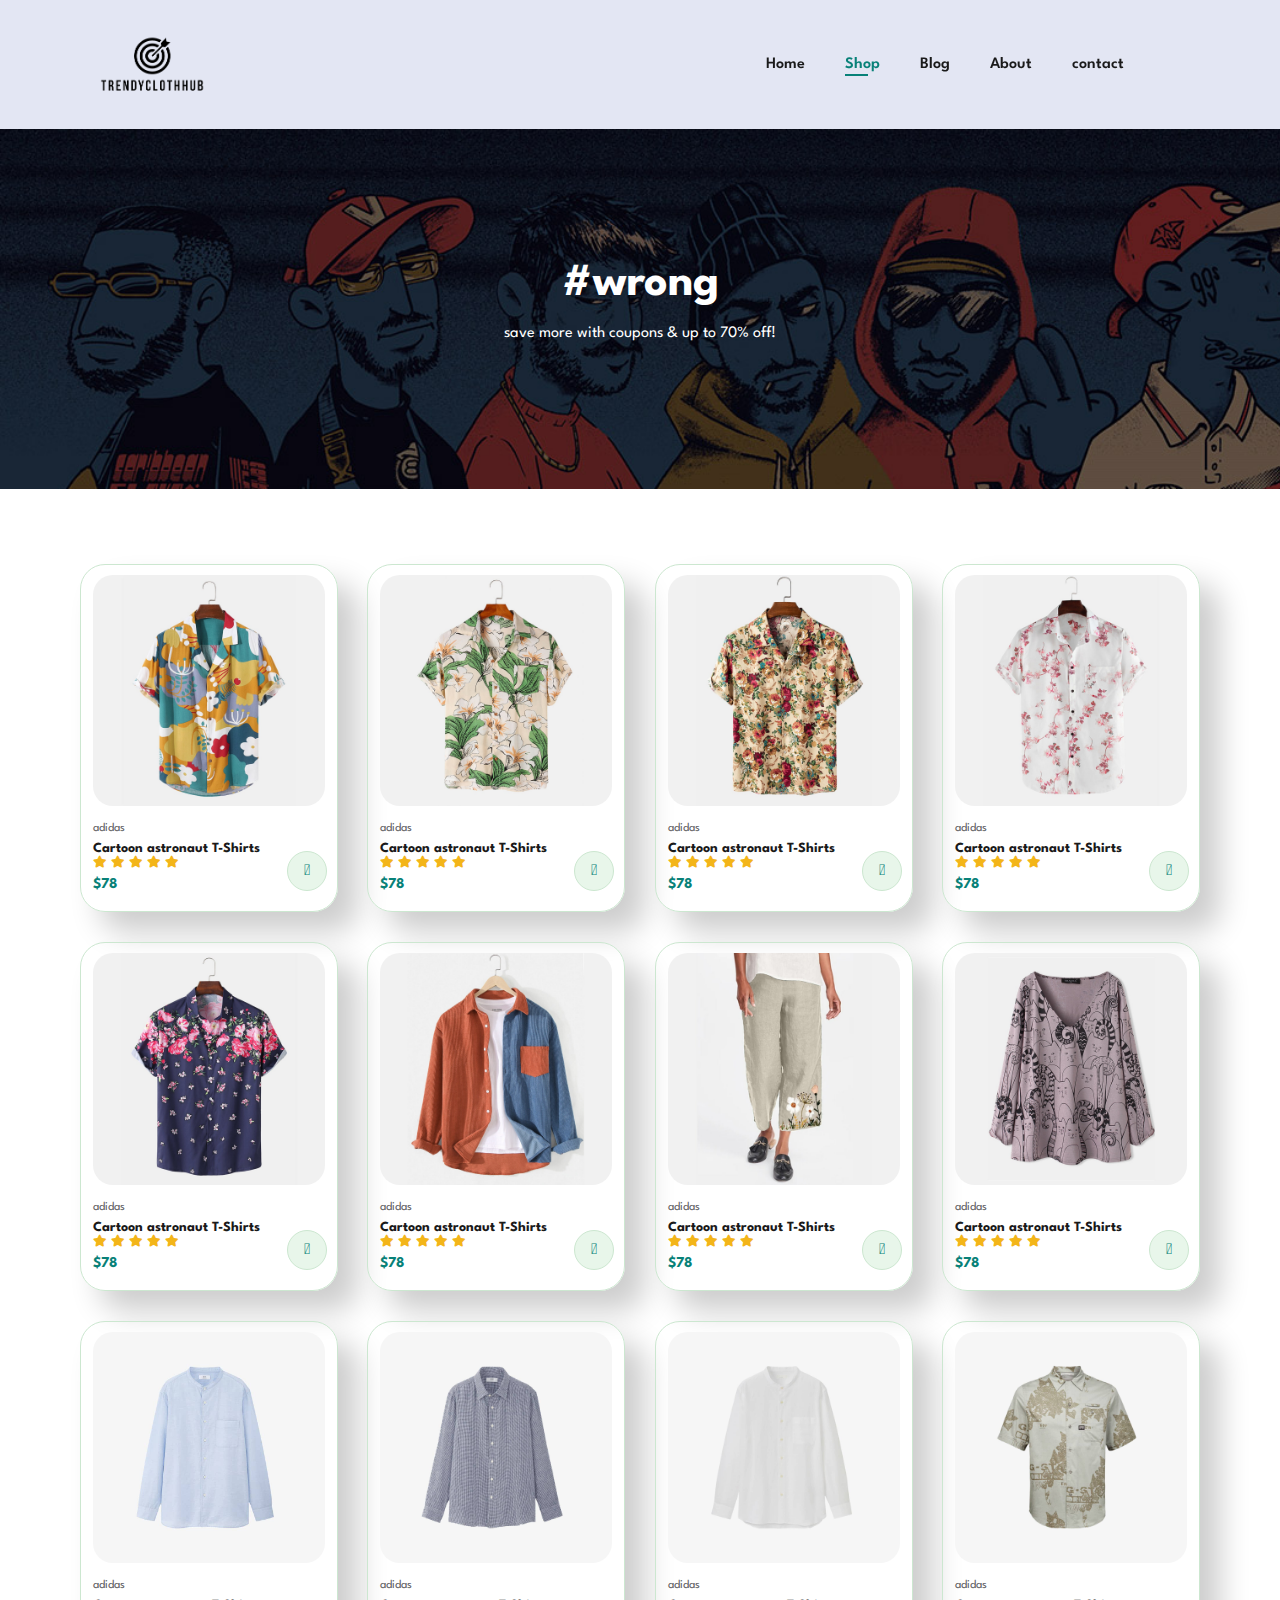
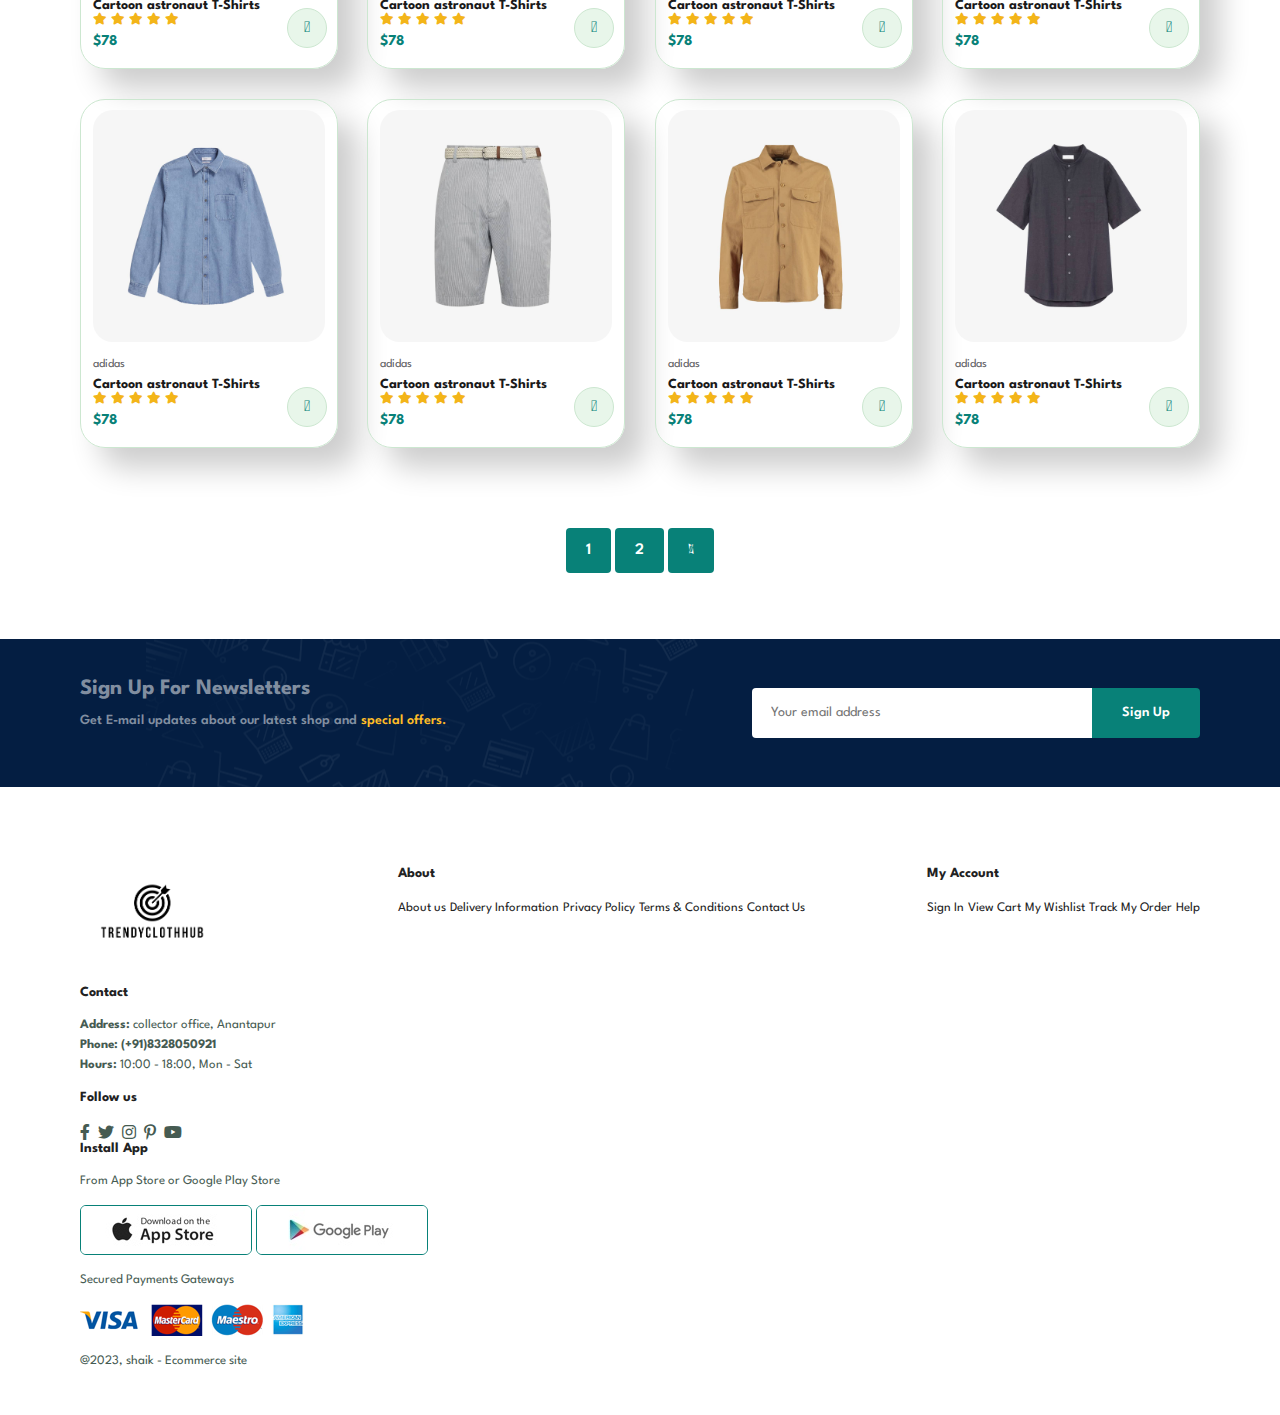
<file: images/Internpe_task2-main/shop.html>
<!DOCTYPE html>
<html lang="en">
<head>
    <meta charset="UTF-8">
    <meta name="viewport" content="width=device-width, initial-scale=1.0">
    <title>E-commerce website</title>
    <link rel="stylesheet" href="style.css">
    <link rel="stylesheet" href="https://pro.fontawesome.com/releases/v5.10.0/css/all.css" />
</head>
<body>
    
    <section id="header">
        <a href="#"><img src="logo.png" class="logo" alt=""></a>
        <div>
            <ul id="navbar">
                <li><a href="index.html">Home</a></li>
                <li><a class="active" href="shop.html">Shop</a></li>
                <li><a href="blog.html">Blog</a></li>
                <li><a href="about.html">About</a></li>
                <li><a href="contact.html">contact</a></li>
                <li id="lg-bag"><a href="cart.html"><i class="far fa-shopping-bag"></i></a></li>
                <a href="#" id="close"><i class="far fa-times"></i></a>
           </ul>
        </div>
        <div id="mobile">
            <li id="lg-bag"><a href="cart.html"><i class="far fa-shopping-bag"></i></a></li>
            <i id="bar" class="fas fa-outdent"></i>
        </div>
    </section>

    <section id="page-header">
        <h2>#wrong</h2>
        
        <p>save more with coupons & up to 70% off!</p>
        
    </section>


    <section id="product1" class="section-p1">
        <div class="pro-container">
            <div class="pro" onclick="window.location.href='sproduct.html';">
                <img src="f1.jpg" alt="">
                <div class="des">
                    <span>adidas</span>
                    <h5>Cartoon astronaut T-Shirts</h5>
                    <div class="star">
                        <i class="fas fa-star"></i>
                        <i class="fas fa-star"></i>
                        <i class="fas fa-star"></i>
                        <i class="fas fa-star"></i>
                        <i class="fas fa-star"></i>
                    </div>
                    <h4>$78</h4>
                </div>
                <a href="#"><i class="fal fa-shopping-cart cart"></i></a>
            </div>
            <div class="pro">
                <img src="f2.jpg" alt="">
                <div class="des">
                    <span>adidas</span>
                    <h5>Cartoon astronaut T-Shirts</h5>
                    <div class="star">
                        <i class="fas fa-star"></i>
                        <i class="fas fa-star"></i>
                        <i class="fas fa-star"></i>
                        <i class="fas fa-star"></i>
                        <i class="fas fa-star"></i>
                    </div>
                    <h4>$78</h4>
                </div>
                <a href="#"><i class="fal fa-shopping-cart cart"></i></a>
            </div>
            <div class="pro">
                <img src="f3.jpg" alt="">
                <div class="des">
                    <span>adidas</span>
                    <h5>Cartoon astronaut T-Shirts</h5>
                    <div class="star">
                        <i class="fas fa-star"></i>
                        <i class="fas fa-star"></i>
                        <i class="fas fa-star"></i>
                        <i class="fas fa-star"></i>
                        <i class="fas fa-star"></i>
                    </div>
                    <h4>$78</h4>
                </div>
                <a href="#"><i class="fal fa-shopping-cart cart"></i></a>
            </div>
            <div class="pro">
                <img src="f4.jpg" alt="">
                <div class="des">
                    <span>adidas</span>
                    <h5>Cartoon astronaut T-Shirts</h5>
                    <div class="star">
                        <i class="fas fa-star"></i>
                        <i class="fas fa-star"></i>
                        <i class="fas fa-star"></i>
                        <i class="fas fa-star"></i>
                        <i class="fas fa-star"></i>
                    </div>
                    <h4>$78</h4>
                </div>
                <a href="#"><i class="fal fa-shopping-cart cart"></i></a>
            </div>
            <div class="pro">
                <img src="f5.jpg" alt="">
                <div class="des">
                    <span>adidas</span>
                    <h5>Cartoon astronaut T-Shirts</h5>
                    <div class="star">
                        <i class="fas fa-star"></i>
                        <i class="fas fa-star"></i>
                        <i class="fas fa-star"></i>
                        <i class="fas fa-star"></i>
                        <i class="fas fa-star"></i>
                    </div>
                    <h4>$78</h4>
                </div>
                <a href="#"><i class="fal fa-shopping-cart cart"></i></a>
            </div>
            <div class="pro">
                <img src="f6.jpg" alt="">
                <div class="des">
                    <span>adidas</span>
                    <h5>Cartoon astronaut T-Shirts</h5>
                    <div class="star">
                        <i class="fas fa-star"></i>
                        <i class="fas fa-star"></i>
                        <i class="fas fa-star"></i>
                        <i class="fas fa-star"></i>
                        <i class="fas fa-star"></i>
                    </div>
                    <h4>$78</h4>
                </div>
                <a href="#"><i class="fal fa-shopping-cart cart"></i></a>
            </div>
            <div class="pro">
                <img src="f7.jpg" alt="">
                <div class="des">
                    <span>adidas</span>
                    <h5>Cartoon astronaut T-Shirts</h5>
                    <div class="star">
                        <i class="fas fa-star"></i>
                        <i class="fas fa-star"></i>
                        <i class="fas fa-star"></i>
                        <i class="fas fa-star"></i>
                        <i class="fas fa-star"></i>
                    </div>
                    <h4>$78</h4>
                </div>
                <a href="#"><i class="fal fa-shopping-cart cart"></i></a>
            </div>
            <div class="pro">
                <img src="f8.jpg" alt="">
                <div class="des">
                    <span>adidas</span>
                    <h5>Cartoon astronaut T-Shirts</h5>
                    <div class="star">
                        <i class="fas fa-star"></i>
                        <i class="fas fa-star"></i>
                        <i class="fas fa-star"></i>
                        <i class="fas fa-star"></i>
                        <i class="fas fa-star"></i>
                    </div>
                    <h4>$78</h4>
                </div>
                <a href="#"><i class="fal fa-shopping-cart cart"></i></a>
            </div>
        
            <div class="pro">
                <img src="n1.jpg" alt="">
                <div class="des">
                    <span>adidas</span>
                    <h5>Cartoon astronaut T-Shirts</h5>
                    <div class="star">
                        <i class="fas fa-star"></i>
                        <i class="fas fa-star"></i>
                        <i class="fas fa-star"></i>
                        <i class="fas fa-star"></i>
                        <i class="fas fa-star"></i>
                    </div>
                    <h4>$78</h4>
                </div>
                <a href="#"><i class="fal fa-shopping-cart cart"></i></a>
            </div>
            <div class="pro">
                <img src="n2.jpg" alt="">
                <div class="des">
                    <span>adidas</span>
                    <h5>Cartoon astronaut T-Shirts</h5>
                    <div class="star">
                        <i class="fas fa-star"></i>
                        <i class="fas fa-star"></i>
                        <i class="fas fa-star"></i>
                        <i class="fas fa-star"></i>
                        <i class="fas fa-star"></i>
                    </div>
                    <h4>$78</h4>
                </div>
                <a href="#"><i class="fal fa-shopping-cart cart"></i></a>
            </div>
            <div class="pro">
                <img src="n3.jpg" alt="">
                <div class="des">
                    <span>adidas</span>
                    <h5>Cartoon astronaut T-Shirts</h5>
                    <div class="star">
                        <i class="fas fa-star"></i>
                        <i class="fas fa-star"></i>
                        <i class="fas fa-star"></i>
                        <i class="fas fa-star"></i>
                        <i class="fas fa-star"></i>
                    </div>
                    <h4>$78</h4>
                </div>
                <a href="#"><i class="fal fa-shopping-cart cart"></i></a>
            </div>
            <div class="pro">
                <img src="n4.jpg" alt="">
                <div class="des">
                    <span>adidas</span>
                    <h5>Cartoon astronaut T-Shirts</h5>
                    <div class="star">
                        <i class="fas fa-star"></i>
                        <i class="fas fa-star"></i>
                        <i class="fas fa-star"></i>
                        <i class="fas fa-star"></i>
                        <i class="fas fa-star"></i>
                    </div>
                    <h4>$78</h4>
                </div>
                <a href="#"><i class="fal fa-shopping-cart cart"></i></a>
            </div>
            <div class="pro">
                <img src="n5.jpg" alt="">
                <div class="des">
                    <span>adidas</span>
                    <h5>Cartoon astronaut T-Shirts</h5>
                    <div class="star">
                        <i class="fas fa-star"></i>
                        <i class="fas fa-star"></i>
                        <i class="fas fa-star"></i>
                        <i class="fas fa-star"></i>
                        <i class="fas fa-star"></i>
                    </div>
                    <h4>$78</h4>
                </div>
                <a href="#"><i class="fal fa-shopping-cart cart"></i></a>
            </div>
            <div class="pro">
                <img src="n6.jpg" alt="">
                <div class="des">
                    <span>adidas</span>
                    <h5>Cartoon astronaut T-Shirts</h5>
                    <div class="star">
                        <i class="fas fa-star"></i>
                        <i class="fas fa-star"></i>
                        <i class="fas fa-star"></i>
                        <i class="fas fa-star"></i>
                        <i class="fas fa-star"></i>
                    </div>
                    <h4>$78</h4>
                </div>
                <a href="#"><i class="fal fa-shopping-cart cart"></i></a>
            </div>
            <div class="pro">
                <img src="n7.jpg" alt="">
                <div class="des">
                    <span>adidas</span>
                    <h5>Cartoon astronaut T-Shirts</h5>
                    <div class="star">
                        <i class="fas fa-star"></i>
                        <i class="fas fa-star"></i>
                        <i class="fas fa-star"></i>
                        <i class="fas fa-star"></i>
                        <i class="fas fa-star"></i>
                    </div>
                    <h4>$78</h4>
                </div>
                <a href="#"><i class="fal fa-shopping-cart cart"></i></a>
            </div>
            <div class="pro">
                <img src="n8.jpg" alt="">
                <div class="des">
                    <span>adidas</span>
                    <h5>Cartoon astronaut T-Shirts</h5>
                    <div class="star">
                        <i class="fas fa-star"></i>
                        <i class="fas fa-star"></i>
                        <i class="fas fa-star"></i>
                        <i class="fas fa-star"></i>
                        <i class="fas fa-star"></i>
                    </div>
                    <h4>$78</h4>
                </div>
                <a href="#"><i class="fal fa-shopping-cart cart"></i></a>
            </div>
        </div>

    </section>

    <section id="pagination" class="section-p1">
        <a href="#">1</a>
        <a href="#">2</a>
        <a href="#"><i class="fal fa-long-arrow-alt-right"></i></a>
    </section>


    <section id="newsletter" class="section-p1 section-m1">
        <div class="newstext">
            <h4>Sign Up For Newsletters</h4>
            <p>Get E-mail updates about our latest shop and <span>special offers.</span></p>
        </div>
        <div class="form">
            <input type="text" placeholder="Your email address">
            <button class="normal">Sign Up</button>
        </div>
    </section>

    <footer class="section-p1">
        <div class="col">
            <img src="logo.png" class="logo" alt="">
            <h4>Contact</h4>
            <p><strong>Address: </strong> collector office, Anantapur</p>
            <p><strong>Phone: (+91)8328050921</strong></p>
            <p><strong>Hours:</strong> 10:00 - 18:00, Mon - Sat</p>
            <div class="follow">
                <h4>Follow us</h4>
                <div class="icon">
                    <i class="fab fa-facebook-f"></i>
                    <i class="fab fa-twitter"></i>
                    <i class="fab fa-instagram"></i>
                    <i class="fab fa-pinterest-p"></i>
                    <i class="fab fa-youtube"></i>
                </div>
            </div>
        </div>
        <div class="col">
            <h4>About</h4>
            <a href="#">About us</a>
            <a href="#">Delivery Information</a>
            <a href="#">Privacy Policy</a>
            <a href="#">Terms & Conditions</a>
            <a href="#">Contact Us</a>
        </div>

        <div class="col">
            <h4>My Account</h4>
            <a href="#">Sign In</a>
            <a href="#">View Cart</a>
            <a href="#">My Wishlist</a>
            <a href="#">Track My Order</a>
            <a href="#">Help</a>
        </div>

        <div class="col install">
        <h4>Install App</h4>
        <p>From App Store or Google Play Store</p>
        <div class="row">
            <img src="app.jpg" alt="">
            <img src="play.jpg" alt="">
        </div>
        <p>Secured Payments Gateways</p>
        <img src="pay.png" alt="">
    </div>

    <div class="copyright">
    <p>@2023, shaik - Ecommerce site</p>
</div>
    </footer>


    <script src="script.js"></script>
</body>
</html>
</file>
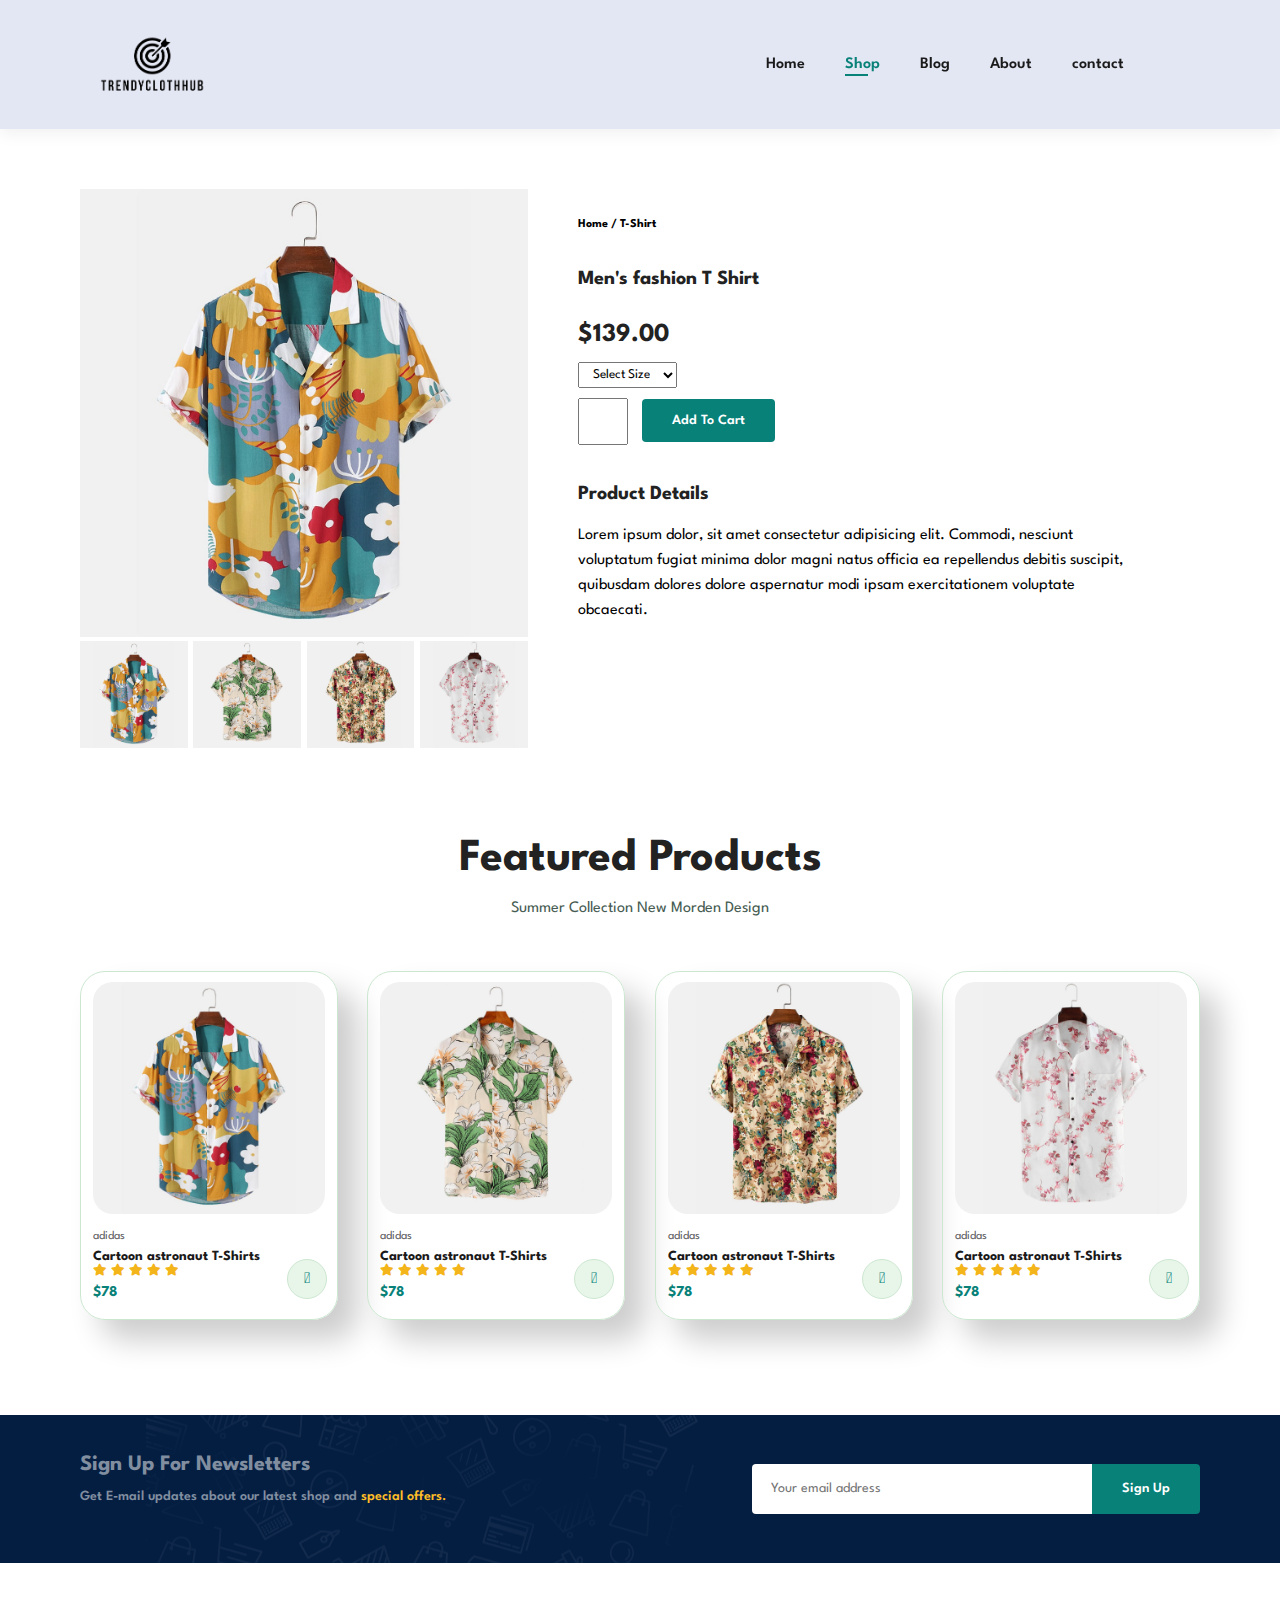
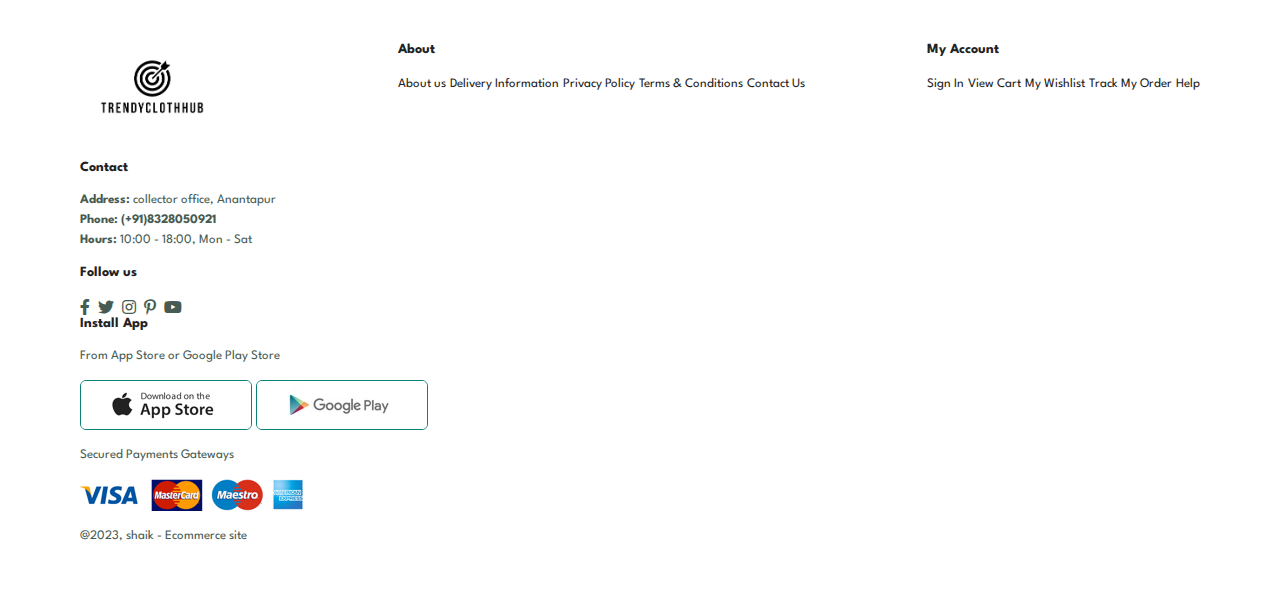
<file: images/Internpe_task2-main/sproduct.html>
<!DOCTYPE html>
<html lang="en">
<head>
    <meta charset="UTF-8">
    <meta name="viewport" content="width=device-width, initial-scale=1.0">
    <title>E-commerce website</title>
    <link rel="stylesheet" href="style.css">
    <link rel="stylesheet" href="https://pro.fontawesome.com/releases/v5.10.0/css/all.css" />
</head>
<body>
    
    <section id="header">
        <a href="#"><img src="logo.png" class="logo" alt=""></a>
        <div>
            <ul id="navbar">
                <li><a href="index.html">Home</a></li>
                <li><a class="active" href="shop.html">Shop</a></li>
                <li><a href="blog.html">Blog</a></li>
                <li><a href="about.html">About</a></li>
                <li><a href="contact.html">contact</a></li>
                <li id="lg-bag"><a href="cart.html"><i class="far fa-shopping-bag"></i></a></li>
                <a href="#" id="close"><i class="far fa-times"></i></a>
           </ul>
        </div>
        <div id="mobile">
            <li id="lg-bag"><a href="cart.html"><i class="far fa-shopping-bag"></i></a></li>
            <i id="bar" class="fas fa-outdent"></i>
        </div>
    </section>

    <section id="prodetails" class="section-p1">
    <div class="single-pro-image">
        <img src="f1.jpg" width="100%" id="MainImg" alt="">

        <div class="small-img-group">
            <div class="small-img-col">
                <img src="f1.jpg" width="100%" class="small-img" alt="">
            </div>
            <div class="small-img-col">
                <img src="f2.jpg" width="100%" class="small-img" alt="">
            </div>
            <div class="small-img-col">
                <img src="f3.jpg" width="100%" class="small-img" alt="">
            </div>
            <div class="small-img-col">
                <img src="f4.jpg" width="100%" class="small-img" alt="">
            </div>
        </div>
    </div>

    <div class="single-pro-details">
        <h6>Home / T-Shirt</h6>
        <h4>Men's fashion T Shirt</h4>
        <h2>$139.00</h2>
        <select>
            <option>Select Size</option>
            <option>XL</option>
            <option>XXL</option>
            <option>Small</option>
            <option>Large</option>
        </select>
        <input type="number" value="1">
        <button class="normal">Add To Cart</button>
        <h4>Product Details</h4>
        <span>Lorem ipsum dolor, sit amet consectetur adipisicing elit. Commodi, nesciunt voluptatum fugiat minima dolor magni natus officia ea repellendus debitis suscipit, quibusdam dolores dolore aspernatur modi ipsam exercitationem voluptate obcaecati.</span>
    </div>
</section>

<section id="product1" class="section-p1">
    <h2>Featured Products</h2>
    <p>Summer Collection New Morden Design</p>
    <div class="pro-container">
        <div class="pro">
            <img src="f1.jpg" alt="">
            <div class="des">
                <span>adidas</span>
                <h5>Cartoon astronaut T-Shirts</h5>
                <div class="star">
                    <i class="fas fa-star"></i>
                    <i class="fas fa-star"></i>
                    <i class="fas fa-star"></i>
                    <i class="fas fa-star"></i>
                    <i class="fas fa-star"></i>
                </div>
                <h4>$78</h4>
            </div>
            <a href="#"><i class="fal fa-shopping-cart cart"></i></a>
        </div>
        <div class="pro">
            <img src="f2.jpg" alt="">
            <div class="des">
                <span>adidas</span>
                <h5>Cartoon astronaut T-Shirts</h5>
                <div class="star">
                    <i class="fas fa-star"></i>
                    <i class="fas fa-star"></i>
                    <i class="fas fa-star"></i>
                    <i class="fas fa-star"></i>
                    <i class="fas fa-star"></i>
                </div>
                <h4>$78</h4>
            </div>
            <a href="#"><i class="fal fa-shopping-cart cart"></i></a>
        </div>
        <div class="pro">
            <img src="f3.jpg" alt="">
            <div class="des">
                <span>adidas</span>
                <h5>Cartoon astronaut T-Shirts</h5>
                <div class="star">
                    <i class="fas fa-star"></i>
                    <i class="fas fa-star"></i>
                    <i class="fas fa-star"></i>
                    <i class="fas fa-star"></i>
                    <i class="fas fa-star"></i>
                </div>
                <h4>$78</h4>
            </div>
            <a href="#"><i class="fal fa-shopping-cart cart"></i></a>
        </div>
        <div class="pro">
            <img src="f4.jpg" alt="">
            <div class="des">
                <span>adidas</span>
                <h5>Cartoon astronaut T-Shirts</h5>
                <div class="star">
                    <i class="fas fa-star"></i>
                    <i class="fas fa-star"></i>
                    <i class="fas fa-star"></i>
                    <i class="fas fa-star"></i>
                    <i class="fas fa-star"></i>
                </div>
                <h4>$78</h4>
            </div>
            <a href="#"><i class="fal fa-shopping-cart cart"></i></a>
        </div>
    </div>

</section>

    <section id="newsletter" class="section-p1 section-m1">
        <div class="newstext">
            <h4>Sign Up For Newsletters</h4>
            <p>Get E-mail updates about our latest shop and <span>special offers.</span></p>
        </div>
        <div class="form">
            <input type="text" placeholder="Your email address">
            <button class="normal">Sign Up</button>
        </div>
    </section>

    <footer class="section-p1">
        <div class="col">
            <img src="logo.png" class="logo" alt="">
            <h4>Contact</h4>
            <p><strong>Address: </strong> collector office, Anantapur</p>
            <p><strong>Phone: (+91)8328050921</strong></p>
            <p><strong>Hours:</strong> 10:00 - 18:00, Mon - Sat</p>
            <div class="follow">
                <h4>Follow us</h4>
                <div class="icon">
                    <i class="fab fa-facebook-f"></i>
                    <i class="fab fa-twitter"></i>
                    <i class="fab fa-instagram"></i>
                    <i class="fab fa-pinterest-p"></i>
                    <i class="fab fa-youtube"></i>
                </div>
            </div>
        </div>
        <div class="col">
            <h4>About</h4>
            <a href="#">About us</a>
            <a href="#">Delivery Information</a>
            <a href="#">Privacy Policy</a>
            <a href="#">Terms & Conditions</a>
            <a href="#">Contact Us</a>
        </div>

        <div class="col">
            <h4>My Account</h4>
            <a href="#">Sign In</a>
            <a href="#">View Cart</a>
            <a href="#">My Wishlist</a>
            <a href="#">Track My Order</a>
            <a href="#">Help</a>
        </div>

        <div class="col install">
        <h4>Install App</h4>
        <p>From App Store or Google Play Store</p>
        <div class="row">
            <img src="app.jpg" alt="">
            <img src="play.jpg" alt="">
        </div>
        <p>Secured Payments Gateways</p>
        <img src="pay.png" alt="">
    </div>

    <div class="copyright">
    <p>@2023, shaik - Ecommerce site</p>
</div>
    </footer>

    <script>
        var MainImg = document.getElementById("MainImg");
        var smalling = document.getElementsByClassName("small-img");

        smalling[0].onclick = function(){
            MainImg.src = smalling[0].src;
        }
        smalling[1].onclick = function(){
            MainImg.src = smalling[1].src;
        }
        smalling[2].onclick = function(){
            MainImg.src = smalling[2].src;
        }
        smalling[3].onclick = function(){
            MainImg.src = smalling[3].src;
        }
    </script>


    <script src="script.js"></script>
</body>
</html>
</file>
<file: images/Internpe_task2-main/style.css>
@import url("https://fonts.googleapis.com/css2?family=Spartan:wght@100;200;300;400;500;600;700;800;900&display=swap");
* {
  margin: 0;
  padding: 0;
  box-sizing: border-box;
  font-family: "Spartan", sans-serif;
}

html {
  scroll-behavior: smooth;
}

/* Global Styles */
.logo{
    width: 140px;
}

h1 {
  font-size: 50px;
  line-height: 64px;
  color: #222;
}

h2 {
  font-size: 46px;
  line-height: 54px;
  color: #222;
}

h4 {
  font-size: 20px;
  color: #222;
}

h6 {
  font-weight: 700;
  font-size: 12px;
}

p {
  font-size: 16px;
  color: #465b52;
  margin: 15px 0 20px 0;
}

.section-p1 {
  padding: 40px 80px;
}

.section-m1 {
  margin: 40px 0;
}

button.normal{
  font-size: 14px;
  font-weight: 600;
  padding: 15px 30px;
  color: #000;
  background-color: #fff;
  border-radius: 4px;
  cursor: pointer;
  border: none;
  outline: none;
  transition: 0.2s;
}

button.white{
  font-size: 13px;
  font-weight: 600;
  padding: 11px 18px;
  color: #fff;
  background-color: transparent;
  cursor: pointer;
  border: 1px solid #fff;
  outline: none;
  transition: 0.2s;
}

body {
  width: 100%;
}

#header{
    display: flex;
    align-items: center;
    justify-content: space-between;
    padding: 20px 80px;
    background-color: #e3e6f3;
    box-shadow: 0 5px 15px rgba(0, 0, 0, 0.06);
    z-index: 999;
    position: sticky;
    top: 0;
    left: 0;


}

#navbar{
    display: flex;
    align-items: center;
    justify-content: center;
}
#navbar li{
    list-style: none;
    padding: 0 20px;
    position: relative;
}
#navbar li a{
    text-decoration: none;
    font-size: 16px;
    font-weight: 600;
    color: #1a1a1a;

}
#navbar li a:hover,
#navbar li a.active{
    color: #088178;
    transition: 0.3s ease;

}

#navbar li a.active::after,
#navbar li a:hover::after{
    content: "";
    width: 30%;
    height: 2px;
    background: #088178;
    position: absolute;
    bottom: -4px;
    left: 20px;
}

#mobile{
  display: none;
  align-items: center;
}
#close{
  display: none;

}

#hero {
    background-image: url("ph1.jpg");
    background-repeat: no-repeat;
    height: 90vh;
    width: 100%;
    background-size: cover;
    background-position: top 25% right 0;
    padding: 0 80px;
    display: flex;
    flex-direction: column;
    align-items: flex-start;
    justify-content: center;
}


#hero h4{
  padding-bottom: 15px;
}

#hero h1{
  color: #088178;
}
#hero button{
  background-image: url(button.png);
  background-color: transparent;
  color: #088178;
  border: 0;
  padding: 14px 80px 14px 65px;
  background-repeat: no-repeat;
  cursor: pointer;
  font-weight: 700;
  font-size: 15px;
}
#feature{
  display: flex;
  align-items: center;
  justify-content: space-between;
  flex-wrap: wrap;

}
#feature .fe-box{
  width: 100px;
  text-align: center;
  position: 25px 15px;
  box-shadow: 20px 20px 34px rgba(0, 0, 0, 0.03);
  border: 1px solid #cce7d0;
  border-radius: 4px;
  margin: 15px 0;
}

#feature .fe-box:hover{
  box-shadow: 10px 10px 54px rgba(70, 62, 221, 0.1);
}
#feature .fe-box img{
  width: 100%;
  margin-bottom: 10px;

}


#feature .fe-box h6{
  display: inline-block;
  padding: 9px 8px 6px 8px;
  line-height: 1;
  border-radius: 4px;
  color: #088178;
  background-color: #fddde4;
}
#feature .fe-box:nth-child(2) h6{
  background-color: #cdebbc;
}
#feature .fe-box:nth-child(3) h6{
  background-color: #d1e8f2;
}
#feature .fe-box:nth-child(4) h6{
  background-color: #cdd4f8;
}
#feature .fe-box:nth-child(5) h6{
  background-color: #f6dbf6;
}
#feature .fe-box:nth-child(6) h6{
  background-color: #fff2e5;
}
#product1{
  text-align: center;
}
#product1 .pro-container{
  display: flex;
  justify-content: space-between;
  padding-top: 20px;
  flex-wrap: wrap;
}
#product1 .pro{
  width: 23%;
  min-width: 250px;
  padding: 10px 12px;
  border: 1px solid #cce7d0;
  border-radius: 25px;
  cursor: pointer;
  box-shadow: 20px 20px 30px rgba(0, 0, 0, 0.2);
  margin: 15px 0;
  transition: 0.2s ease;
  position: relative;
}
#product1 .pro:hover{
  box-shadow: 20px 20px 30px rgba(0, 0, 0, 0.06);
}
#product1 .pro img{
  width: 100%;
  border-radius: 20px;
}
#product1 .pro .des{
  text-align: start;
  padding: 10px 0;
}
#product1 .pro .des span{
  color: #606063;
  font-size: 12px;
}
#product1 .pro .des h5{
  padding-top: 7px;
  color: #1a1a1a; 
  font-size: 14px;
}
#product1 .pro .des i{
  font-size: 12px;
  color: rgb(243, 181, 25);
}
#product1 .pro .des h4{
  padding-top: 7px;
  font-size: 15px;
  font-weight: 700;
  color: #088178;
}
#product1 .pro .cart{
  width: 40px;
  height: 40px;
  line-height: 40px;
  border-radius: 50px;
  background-color: #e8f6ea;
  font-weight: 500;
  color: #088178;
  border: 1px solid #cce7d0;
  position: absolute;
  bottom: 20px;
  right: 10px;
}

#banner{
  display: flex;
  flex-direction: column;
  justify-content: center;
  align-items: center;
  text-align: center;
  background-image: url(b2.jpg);
  width: 100%;
  height: 40vh;
  background-size: cover;
  background-position: center;

}

#banner h4{
  color: #fff;
  font-size: 16px;
}
#banner h2{
  color: #fff;
  font-size: 30px;
  padding: 10px 0;
}
#banner h2 span{
  color: #ef3636;
}
#banner button:hover{
  background: #088178;
  color: #fff;
}

#sm-banner{
  display: flex;
  justify-content: space-between;
  flex-wrap: wrap;
}

#sm-banner .banner-box{
  display: flex;
  flex-direction: column;
  justify-content: center;
  align-items: flex-start;
  background-image: url(b17.jpg);
  min-width: 580px;
  height: 50vh;
  background-size: cover;
  background-position: center;
  padding: 30px;

}
#sm-banner .banner-box2{
  display: flex;
  flex-direction: column;
  justify-content: center;
  align-items: flex-start;
  background-image: url(b10.jpg);
  min-width: 580px;
  height: 50vh;
  background-size: cover;
  background-position: center;
  padding: 30px;

}
#sm-banner h4{
  color: #fff;
  font-size: 20px;
  font-weight: 300;
}
#sm-banner h2{
  color: #fff;
  font-size: 28px;
  font-weight: 800;
}
#sm-banner span{
  color: #fff;
  font-size: 14px;
  font-weight: 500;
  padding-bottom: 15px;
}
#sm-banner .banner-box:hover button{
  background-color: #088178;
  border: 1px solid #088178;

}
#banner3{
  display: flex;
  justify-content: space-between;
  flex-wrap: wrap;
  padding: 0 80px;
}
#banner3 .banner-box{
  display: flex;
  flex-direction: column;
  justify-content: center;
  align-items: flex-start;
  background-image: url(b7.jpg);
  min-width: 30%;
  height: 30vh;
  background-size: cover;
  background-position: center;
  padding: 20px;
  margin-bottom: 20px;
}
#banner3 h2{
  color: #fff;
  font-weight: 900;
  font-size: 22px;

}

#banner3 h3{
  color: #ec544e;
  font-weight: 800;
  font-size: 15px;

}
#banner3 .banner-box2{
  background-image: url(b4.jpg);
}
#banner3 .banner-box3{
  background-image: url(b18.jpg);
}
#newsletter{
  display: flex;
  justify-content: space-between;
  flex-wrap: wrap;
  align-items: center;
  background-image: url(b14.png);
  background-repeat: no-repeat;
  background-position: 20% 30%;
  background-color: #041e42;
}
#newsletter h4{
  font-size: 22px;
  font-weight: 700;
  color: #818ea0;
}
#newsletter p{
  font-size: 14px;
  font-weight: 600;
  color: #818ea0;
}
#newsletter p span{

  color: #ffbd27;
}
#newsletter .form{
  display: flex;
  width: 40%;

}
#newsletter input{
  height: 3.125rem;
  padding: 0 1.25em;
  font-size: 14px;
  width: 100%;
  border: 1px solid transparent;
  border-radius: 4px;
  outline: none;
  border-top-right-radius: 0;
  border-bottom-right-radius: 0;
}
#newsletter button{
  background-color: #088178;
  color: #fff;
  white-space: nowrap;
  border-top-left-radius: 0;
  border-bottom-left-radius: 0;
}
footer{
  display: flex;
  flex-wrap: wrap;
  justify-content: space-between;
}
footer col{
  display: flex;
  flex-direction: column;
  align-items: flex-start;
  margin-bottom: 20px;
}
footer .logo{
  margin-bottom: 30px;

}
footer h4{
  font-size: 14px;
  padding-bottom: 20px;
  
}
footer p{
  font-size: 13px;
  margin: 0 0 8px 0;
}
footer a{
  font-size: 13px;
  text-decoration: none;
  color: #222;
  margin-bottom: 10px;
}
footer .follow{
  margin-top: 20px;
}
footer .follow i {
  color: #465b52;
  padding-right: 4px;
  cursor: pointer;
}

footer .install .row img{
  border: 1px solid #088178;
  border-radius: 6px;

}
footer .install img{
  margin: 10px 0 15px 0;
}
footer .follow i:hover,
footer a:hover{
  color: #088178;
}

footer .copyright{
  width: 100%;
}
#page-header{
  background-image: url("b1.jpg");
  width: 100%;
  height: 40vh;
  background-size: cover;
  display: flex;
  justify-content: center;
  text-align: center;
  flex-direction: column;
  padding: 14px;

}
#page-header h2,
#page-header p{
  color: #fff;
}
#pagination{
  text-align: center;

}
#pagination a{
  text-decoration: none;
  background-color: #088178;
  padding: 15px 20px;
  border-radius: 4px;
  color: #fff;
  font-weight: 600;
}
#pagination a i{
  font-size: 16px;
  font-weight: 600;
}
#prodetails{
  display: flex;
  margin-top: 20px;
}
#prodetails .single-pro-image{
  width: 40%;
  margin-right: 50px;
}

.small-img-group {
  display: flex;
  justify-content: space-between;
}

.small-img-col {
  flex-basis: 24%;
  cursor: pointer;
}
#prodetails .single-pro-details{
  width: 50%;
  padding-top: 30px;
}
#prodetails .single-pro-details h4{
  padding: 40px 0 20px 0;
}
#prodetails .single-pro-details h2{
  font-size: 26px;
}
#prodetails .single-pro-details select{
  display: block;
  padding: 5px 10px;
  margin-bottom: 10px;
}
#prodetails .single-pro-details input{
  width: 50px;
  height: 47px;
  padding-left: 10px;
  padding: 16px;
  margin-right: 10px;
}

#prodetails .single-pro-details input:focus{
  outline: none;
}

#prodetails .single-pro-details button{
  background: #088178;
  color: #fff;

}
#prodetails .single-pro-details span{
  line-height: 25px;
}

#page-header.blog-header{
  background-image: url("b199.jpg");
}
#blog{
  padding: 150px 150px 0 150px;

}
#blog .blog-box{
  display: flex;
  align-items: center;
  width: 100%;
  position: relative;
  padding-bottom: 90px;
}
#blog .blog-img{
  width: 50%;
  margin-right: 40px;
}
#blog img{
  width: 100%;
  height: 300px;
  object-fit: cover;
}
#blog .blog-details{
  width: 50%;
}
#blog .blog-details a{
  text-decoration: none;
  font-size: 11px;
  color: #000;
  font-weight: 700;
  transition: 0.3s;
}
#blog .blog-details a::after{
  width: 50%;
  height: 1px;
  background-color: #000;
  position: absolute;
  top: 4px;
  right: -60px;
}
#blog .blog-details a:hover{
  color: #088178;
}
#blog .blog-details a:hover::after{
  background-color: #088178;
}
#blog .blog-box h1{
  position: absolute;
  top: -40px;
  left: 0;
  font-size: 70px;
  font-weight: 700;
  color: #c9cbce;
  z-index: -9;
}
#page-header.about-header{
  background-image: url("banner.png");
}
#about-head{
  display: flex;
  align-items: center;
}
#about-head img{
  width: 50%;
  height: auto;
}
#about-head div{
  padding-left: 40px;
}
#about-app{
  text-align: center;

}
#about-app .video{
  width: 70%;
  height: 100%;
  margin: 30px auto 0 auto;
}
#about-app .video video{
  width: 100%;
  height: 100%;
  border-radius: 20px;
}
#contact-details{
  display: flex;
  align-items: center;
  justify-content: space-between;
}

#contact-details.details{
  width: 40%;
}
#contact-details.details span,
#form-details form span{
  font-size: 12px;

}
#contact-details.details h2{
  font-size: 26px;
  line-height: 36px;
  padding: 20px 0;
}
#contact-details.details h3{
  font-size: 16px;
  padding-bottom: 15px;
}
#contact-details.details  li{
  list-style: none;
  display: flex;
  padding: 10px 0;

}
#contact-details.details li i{
  font-size: 14px;
  padding-right: 22px;
}
#contact-details.details li p{
  margin: 0;
  font-size: 14px;
}
#contact-details .map{
  width: 55%;
  height: 400px;

}
#contact-details .map .iframe{
  width: 100%;
  height: 100%;
}
#form-details{
  display: flex;
  justify-content: space-between;
  margin: 30px;
  padding: 80px;
  border: 1px solid #1e1e1e;
}
#form-details form{
  width: 65%;
  display: flex;
  flex-direction: column;
  align-items: flex-start;
}
#form-details form input,
#form-details form textarea{
  width: 100%;
  padding: 12px 15px;
  outline: none;
  margin-bottom: 20px;
  border: solid #e1e1e1;
}
#form-details form button{
  background-color: #088178;
  color: #fff;

}
#form-details .people div{
  padding-bottom: 25px;
  display: flex;
  align-items: flex-start;
}
#form-details .people div img{
  width: 65px;
  height: 65px;
  object-fit: cover;
  margin-right: 15px;
}
#form-details .people div p{
  margin: 0;
  font-size: 13px;
  line-height: 25px;
}
#form-details .people div p span{
  display: block;
  font-size: 16px;
  font-weight: 600;
  color: #000;
}
#cart{
  overflow-x: auto;
}
#cart table{
  width: 100%;
  border-collapse: collapse;
  table-layout: fixed;
  white-space: nowrap;
}
#cart table img{
  width: 70px;

}
#cart table td:nth-child(1){
  width: 100px;
  text-align: center;

}
#cart table td:nth-child(2){
  width: 150px;
  text-align: center;
}
#cart table td:nth-child(3){
  width: 250px;
  text-align: center;
}
#cart table td:nth-child(4),
#cart table td:nth-child(5),
#cart table td:nth-child(6){
  width: 150px;
  text-align: center;
}
#cart table td:nth-child(5) input{
  width: 70px;
  padding: 10px 5px 10px 15px;
}
#cart table thead{
  border: 1px solid #e2e9e1;
  border-left: none;
  border-right: none;
}
#cart table thead td{
  font-weight: 700;
  text-transform: uppercase;
  font-size: 13px;
  padding: 18px 0;

}
#cart table thead td tr{
  padding-top: 15px;
}
#cart table tbody td{
  font-size: 13px;
}
#cart-add{
  display: flex;
  flex-wrap: wrap;
  justify-content: space-between;
}
#coupon{
  width: 50%;
  margin-bottom: 30px;
}
#coupon h3,
#subtotal h3{
  padding-bottom: 15px;
}
#coupon input{
  padding: 10px 20px;
  outline: none;
  width: 60%;
  margin-right: 10px;
  border: 1px solid #e2e9e1;
}
#coupon button,
#subtotal button{
  background-color: #088178;
  color: #fff;
  padding: 12px 20px;
}
#subtotal{
  width: 50%;
  margin-bottom: 30px;
  border: 1px solid #e2e9e1;
  padding: 30px;
}
#subtotal table{
  border-collapse: collapse;
  width: 100%;
  margin-bottom: 20px;
}
#subtotal table td{
  width: 50%;
  border: 1px solid #e2e9e1;
  padding: 10px;
  font-size: 13px;
}
@media (max-width: 799px){
  .section-p1{
    padding: 40px 40px;
  }
  #navbar {
    display: flex;
    flex-direction: column;
    align-items: flex-start;
    justify-content: flex-start;
    position: fixed;
    top: 0;
    right: -300px;
    height: 100vh;
    width: 300px;
    background-color: #e3e6f3;
    box-shadow: 0 40px 60px rgba(0, 0, 0, 0.1);
    padding: 80px 0 0 10px;
    transition: 0.3s;
  }
  #navbar.active{
    right: 0px;
  }

  #navbar li {
    margin-bottom: 25px;
  }

  #mobile {
    display: flex;
    align-items: center;
  }
  #mobile i{
    color: #1a1a1a;
    font-size: 24px;
    padding-left: 20px;
  }

  #close {
    display: initial;
    position: absolute;
    top: 30px;
    left: 30px;
    color: #222;
    font-size: 24px;
  }

  #lg-bag{
    display: flex;
  }
  #product1 .pro-container{
    justify-content: center;

  }
  #product1 .pro{
    margin: 15px;
  }
  #banner{
    height: 20vh;
  }
  #sm-banner .banner-box{
    min-width: 100%;
    height: 30vh;
  }
  #banner3{
    padding: 0 40px;
  }
  #banner3 .banner-box{
    width: 28%;
  }
  #newletter .form{
    width: 70%;
  }
  #form-details{
    padding: 40px;
  }
  #form-details .form{
    width: 50%;
  }

}
@media (max-width: 477px) {
  .section-p1{
    padding: 20px;
  }
  #header{
    padding: 10px 30px;
  }
  h1{
    font-size: 38px;
  }
  h2{
    font-size: 32px;
  }
  #hero{
    padding: 0 20px;
    background-position: 65%;
  }
  #feature .fe-box{
    width: 155px;
    margin: 0 0 15px 0;
  }
  #product1 .pro{
    width: 100%;
  }
  #banner{
    height: 40vh;
  }
  #sm-banner .banner-box{
    height: 40vh;
  }
  #sm-banner .banner-box2{
    margin-top: 20px;
  }
  #banner3{
    padding: 0 20px;
  }
  #banner .banner-box{
    width: 100%;
  }
  #newsletter{
    padding: 40px 20px;
  }
  #newsletter .form{
    width: 100%;
  }
  footer .copyright{
    text-align: start;
  }
  #prodetails{
    display: flex;
    flex-direction: column;
  }
  #prodetails .single-pro-image{
    width: 100%;
    margin-right: 0px;
  }
  #prodetails .single-pro-details{
    width: 100%;
  }
  #blog{
    padding: 100px 20px 0 20px;
  }
  #blog .blog-box{
    display: flex;
    flex-direction: column;
    align-items: flex;
  }
  #blog .blog-img{
    width: 100%;
    margin-right: 0px;
    margin-bottom: 30px;
  }
  #blog .blog-details{
    width: 100%;
  }

  #about-head{
    flex-direction: column;
   }
   #about-head img{
    width: 100%;
    margin-bottom: 20px;
   }
   #about-head div{
    padding-left: 0px;
   }
   #about-app .video{
    width: 100%;
   }
   #contact-details{
    flex-direction: column;
   }
   #contact-details .details{
    width: 100%;
    margin-bottom: 30px;
   }
   #contact-details .map {
    position: relative;
    width: 100%;
    padding-bottom: 56.25%; /* 16:9 aspect ratio */
    overflow: hidden;
  }
  
  #contact-details .map iframe {
    position: absolute;
    top: 0;
    left: 0;
    width: 100%;
    height: 100%;
  }
   #form-details{
    margin: 10px;
    padding: 30px 10px;
    flex-wrap: wrap;
   }
   #form-details form{
    width: 100%;
    margin-bottom: 30px;
   }
   #cart-add{
    flex-direction: column;
   }
   #coupon{
    width: 100%;
   }
   #subtotal{
    width: 100%;
    padding: 20px;
   } 
  }
</file>
<file: style.css>
:root {
  --dl-color-gray-500: #595959;
  --dl-color-gray-700: #999999;
  --dl-color-gray-800: #595959;
  --dl-color-gray-900: #d9d9d9;
  --dl-size-size-large: 144px;
  --dl-size-size-small: 48px;
  --dl-color-danger-300: #a22020;
  --dl-color-danger-500: #bf2626;
  --dl-color-danger-700: #e14747;
  --dl-color-gray-black: #000000;
  --dl-color-gray-white: #ffffff;
  --dl-size-size-medium: 96px;
  --dl-size-size-xlarge: 192px;
  --dl-size-size-xsmall: 16px;
  --dl-space-space-unit: 16px;
  --dl-color-primary-100: #003eb3;
  --dl-color-primary-300: #0074f0;
  --dl-color-primary-500: #14a9ff;
  --dl-color-primary-700: #85dcff;
  --dl-color-success-300: #199033;
  --dl-color-success-500: #32a94c;
  --dl-color-success-700: #4cc366;
  --dl-size-size-xxlarge: 288px;
  --dl-size-size-maxwidth: 1400px;
  --dl-radius-radius-round: 50%;
  --dl-space-space-halfunit: 8px;
  --dl-space-space-sixunits: 96px;
  --dl-space-space-twounits: 32px;
  --dl-color-primary1-blue60: #e2ddf5ff;
  --dl-radius-radius-radius2: 2px;
  --dl-radius-radius-radius4: 4px;
  --dl-radius-radius-radius8: 8px;
  --dl-space-space-fiveunits: 80px;
  --dl-space-space-fourunits: 64px;
  --dl-color-primary1-blue100: #291477ff;
  --dl-space-space-threeunits: 48px;
  --dl-color-secondary-gray500: #d9d9d9ff;
  --dl-space-space-oneandhalfunits: 24px;
}

body {
  font-family: Inter, sans-serif;
  background: #f4f4f4;
  margin: 0;
  padding: 0;
}
.home-logo {
  width: 150px; /* Adjust as needed */
  height: auto; /* Maintains aspect ratio */
  object-fit: contain;
}
p {
  color: #fff;
}

.container {
  background: var(--dl-color-gray-white);
  padding: 40px;
  max-width: 600px;
  margin: 60px auto;
  border-radius: var(--dl-radius-radius-radius8);
  box-shadow: 0 8px 16px rgba(0, 0, 0, 0.1);
}

.container form {
  display: flex;
  flex-direction: column;
}

.container h4 {
  font-size: 28px;
  text-align: center;
  margin-bottom: 24px;
  color: var(--dl-color-primary1-blue100);
}

input[type="text"],
input[type="email"],
textarea {
  background: var(--dl-color-gray-white);
  border: 1px solid var(--dl-color-gray-500);
  border-radius: var(--dl-radius-radius-radius4);
  padding: 12px 16px;
  margin-bottom: 16px;
  font-size: 16px;
  color: var(--dl-color-gray-black);
  transition: border 0.3s ease;
}

input:focus,
textarea:focus {
  border-color: var(--dl-color-primary-500);
  outline: none;
}

textarea {
  resize: vertical;
  min-height: 120px;
}

input[type="submit"] {
  background-color: var(--dl-color-primary-500);
  color: var(--dl-color-gray-white);
  border: none;
  padding: 14px;
  font-size: 16px;
  font-weight: bold;
  border-radius: var(--dl-radius-radius-radius4);
  cursor: pointer;
  transition: background-color 0.3s ease;
}

input[type="submit"]:hover {
  background-color: var(--dl-color-primary-300);
}

.button,
.input,
.textarea {
  font-family: inherit;
}

.whatsapp-popup {
  position: fixed;
  bottom: 20px;
  right: 20px;
  z-index: 1000;
  display: flex;
  align-items: center;
  background-color: #25d366;
  padding: 10px;
  border-radius: 5px;
  box-shadow: 0 0 10px rgba(0, 0, 0, 0.1);
}

.whatsapp-popup span {
  margin-right: 10px;
  color: #fff;
}

.whatsapp-popup img {
  width: 30px;
}

.whatsapp-popup a {
  color: #fff;
  text-decoration: none;
  font-weight: bold;
}

.whatsapp-popup:hover {
  background-color: #128c7e;
}

.home-navbar-interactive {
  display: flex;
  justify-content: right;
  align-items: center;
  padding: 10px;
}

.logo-and-menu {
  display: flex;
  align-items: center;
}

.home-links {
  display: flex;
  list-style: none;
  margin: 0;
  padding: 0;
}

.home-links span {
  margin-left: 119px;
}

h1.home-hero-heading {
  color: #ffd972;
}

.home-header {
  background-image: url("banner2.jpeg");
  background-size: cover;
  background-position: center top;
  background-repeat: no-repeat;
}

div.home-hero1 {
  background-color: transparent;
}

span.home-hero-sub-heading {
  color: #000;
  font-size: 18px;
  text-align: center;
  line-height: 1.6;
}

.home-navbar-interactive {
  background-color: transparent !important;
}

/* Mobile Styles */
@media (max-width: 479px) {
  .heading2 {
    font-size: 1.8rem;
  }
  .heading1 {
    font-size: 2.5rem;
  }
  .heading3 {
    font-size: 1.1rem;
  }
  .heading4 {
    font-size: 1.2rem;
  }
  img.home-logo {
    width: 110px;
  }
  h1.heading1 {
    font-size: 1em;
  }
  span.home-details-sub-heading {
    font-size: 0.8em;
  }
  img.home-details-image {
    width: 300px;
    height: 300px;
    object-fit: cover;
  }
}
</file>
